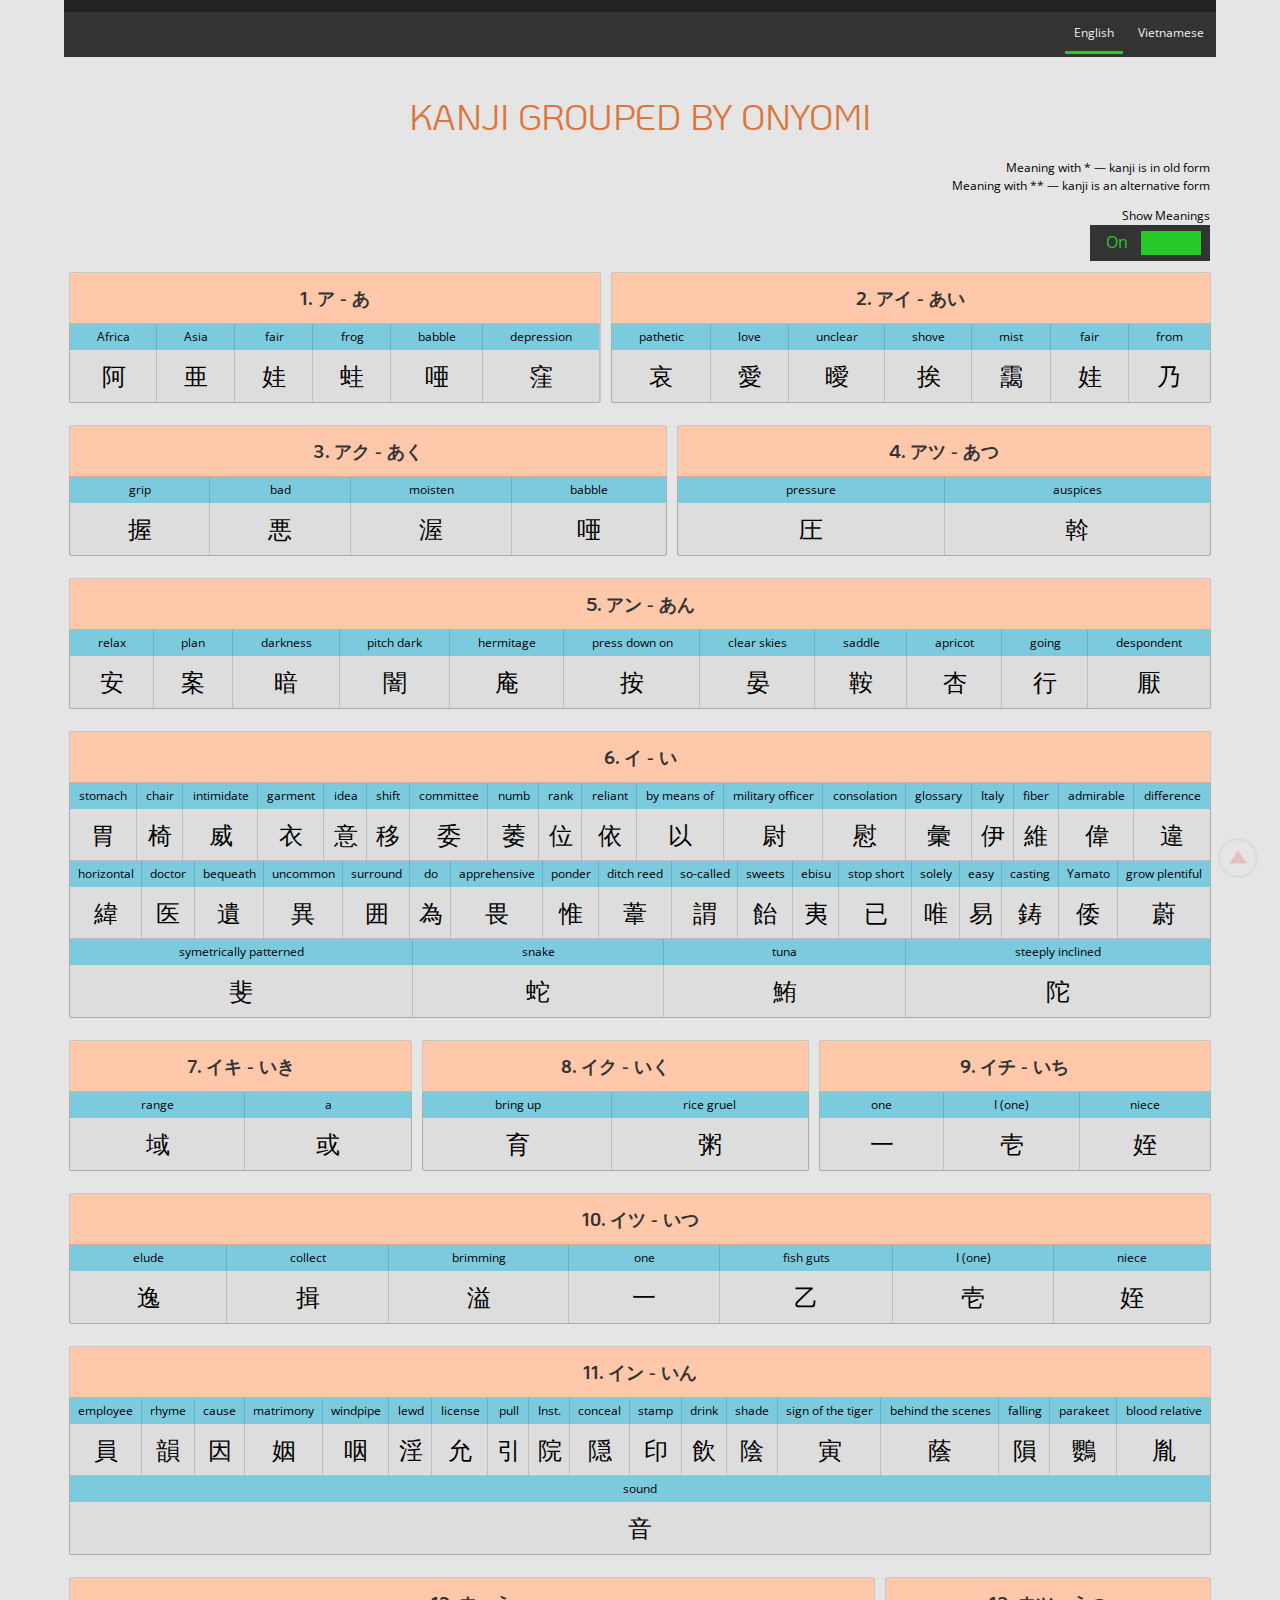
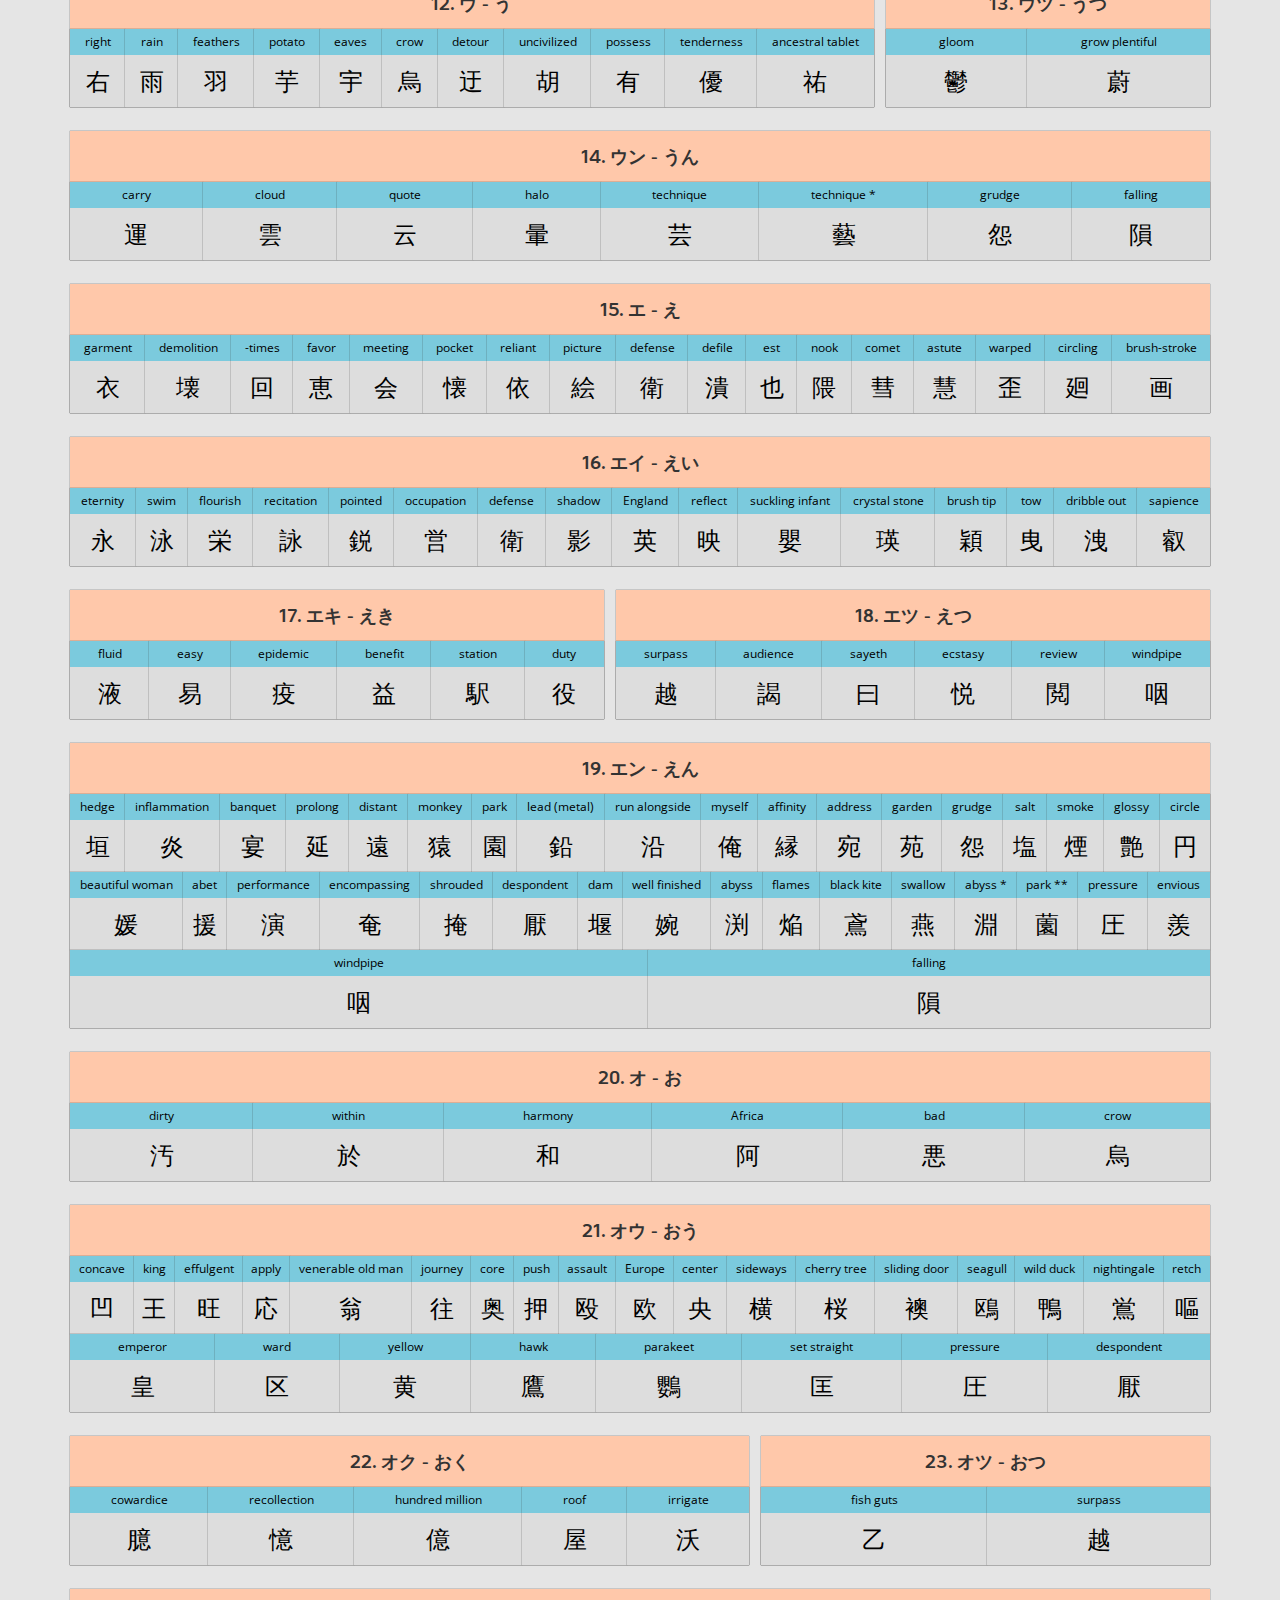
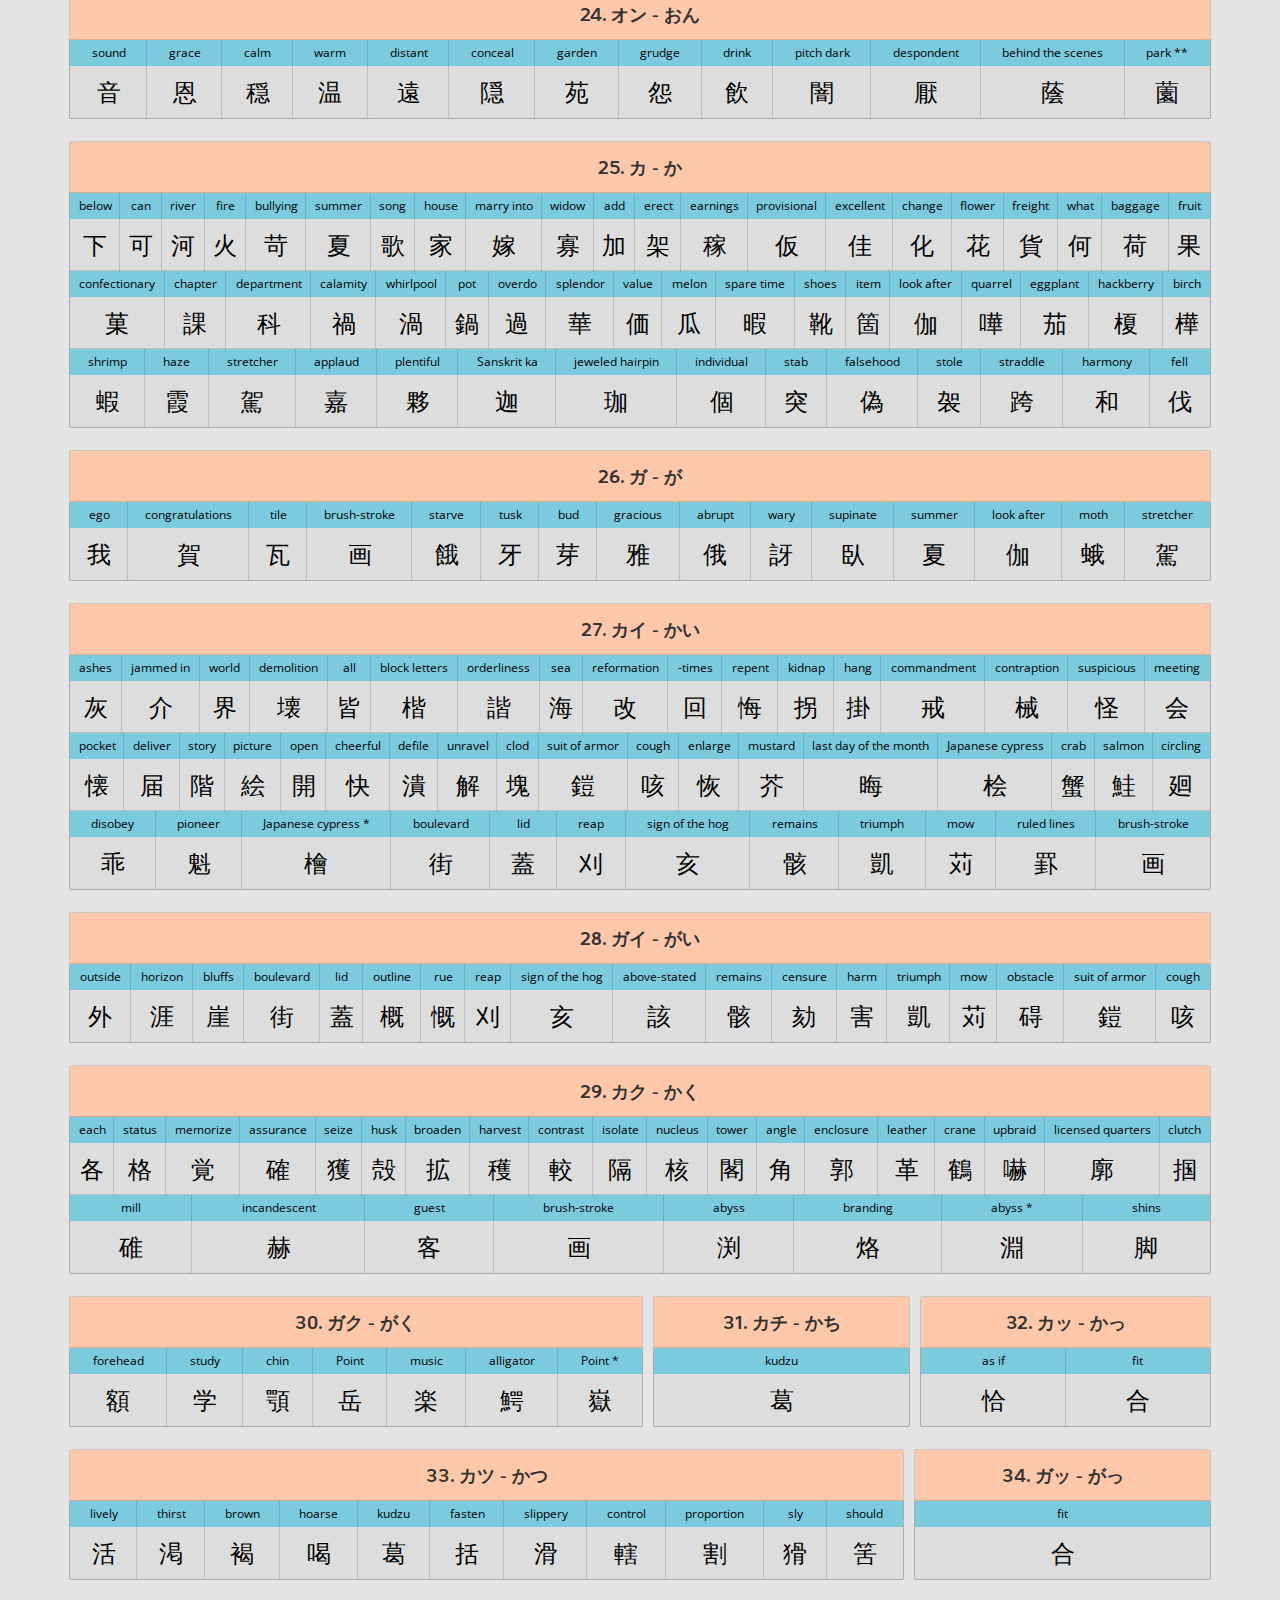
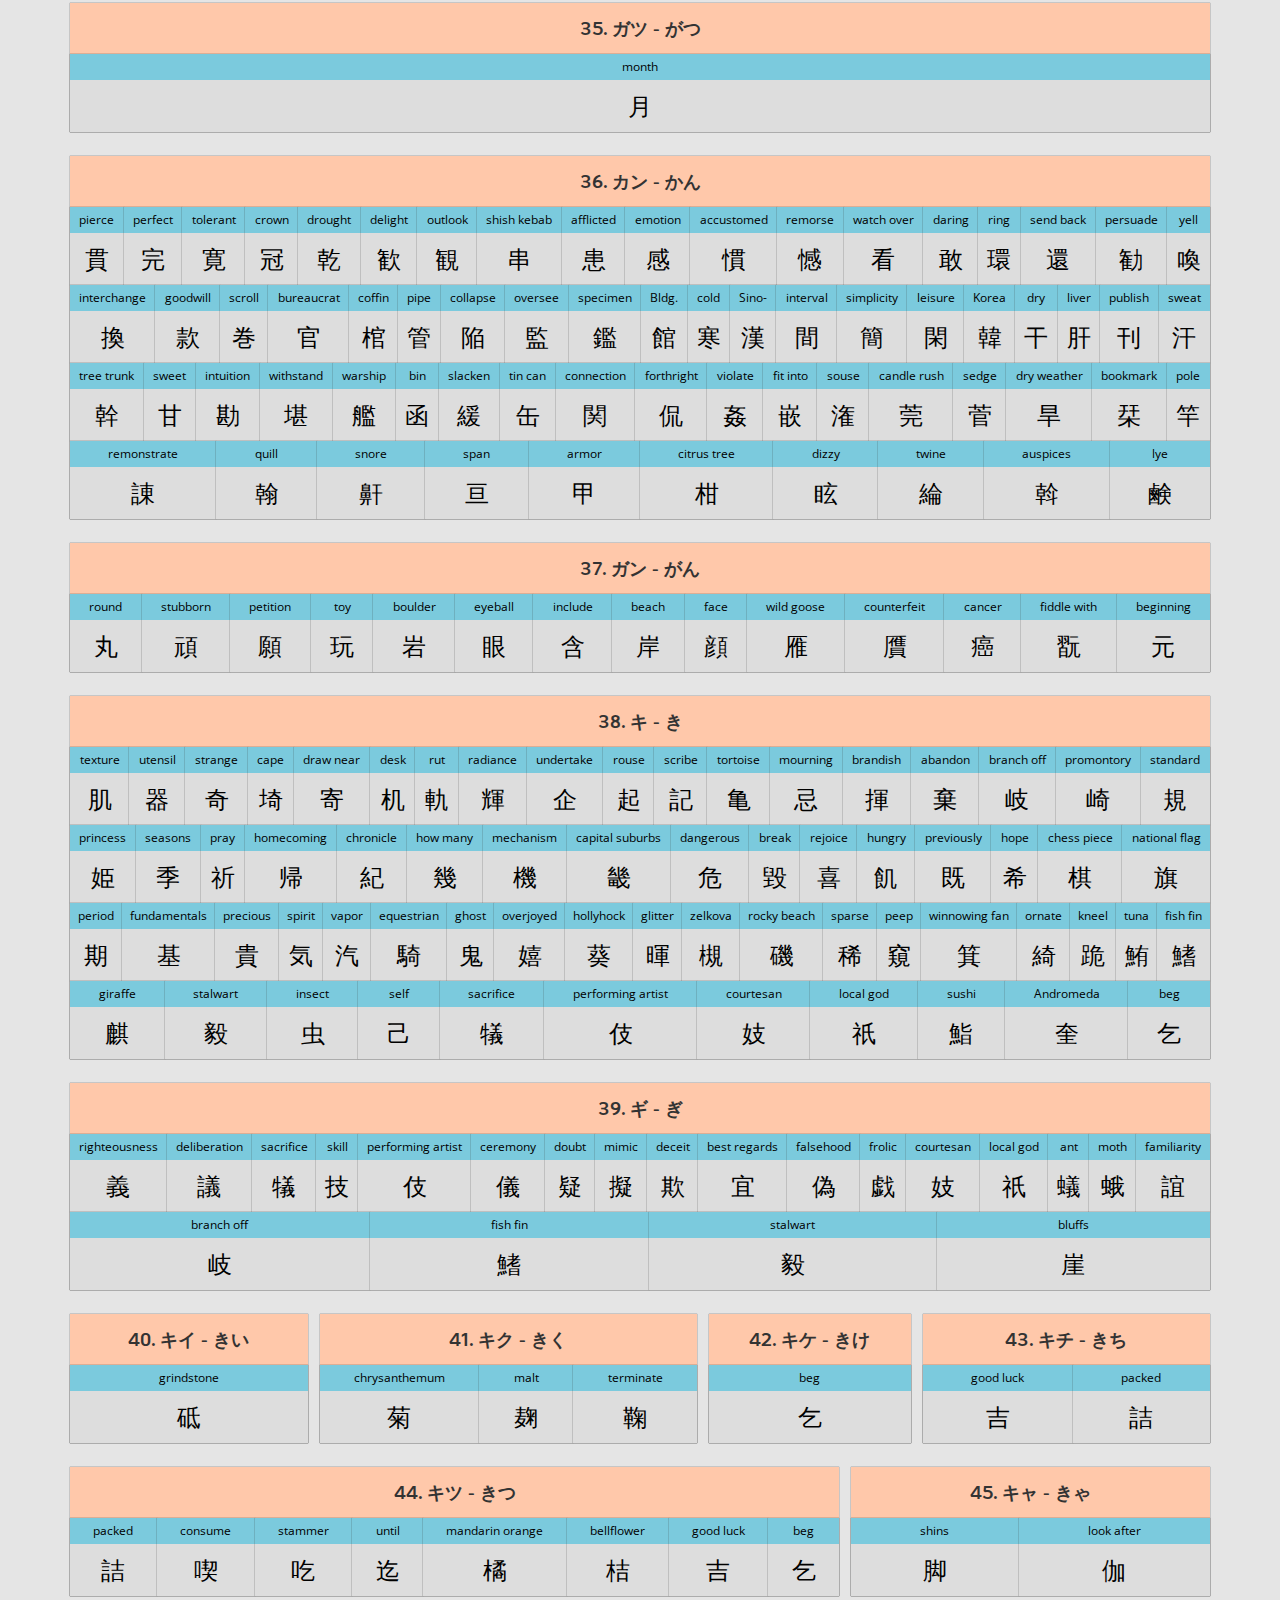
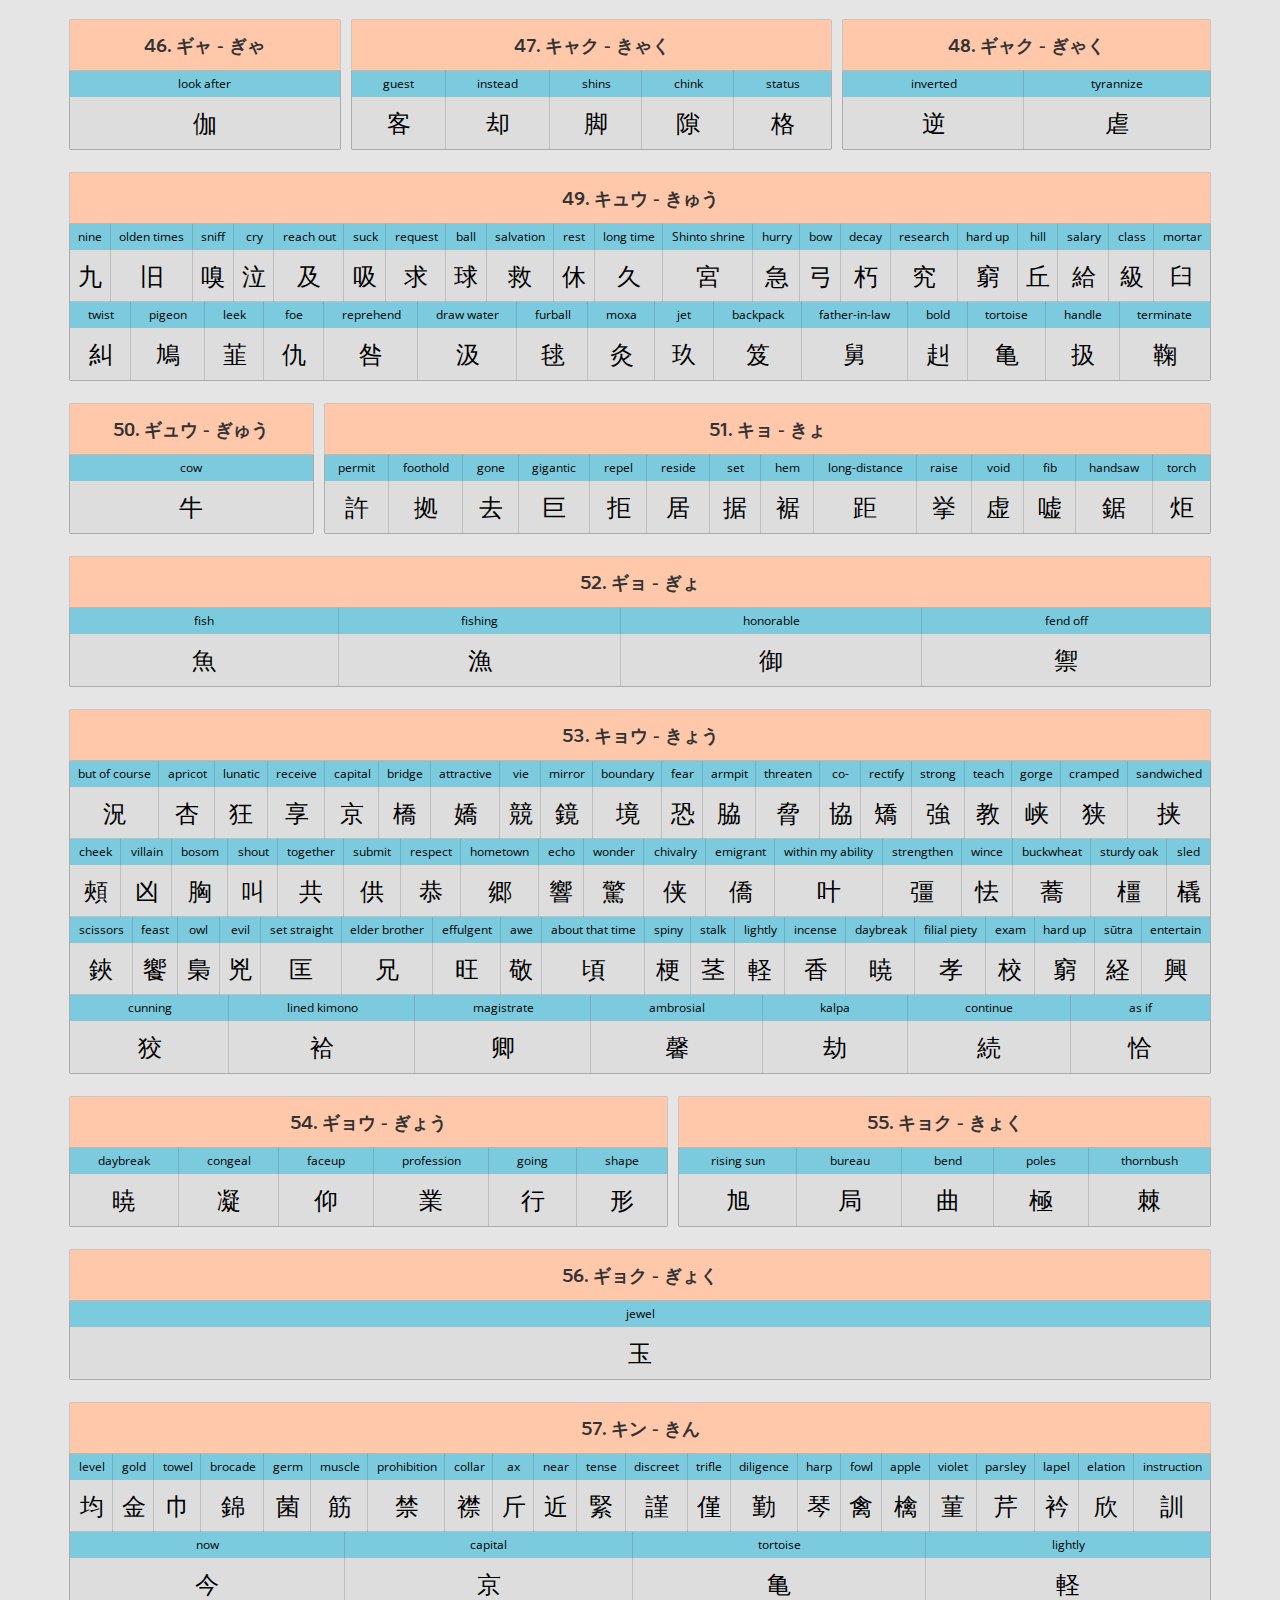
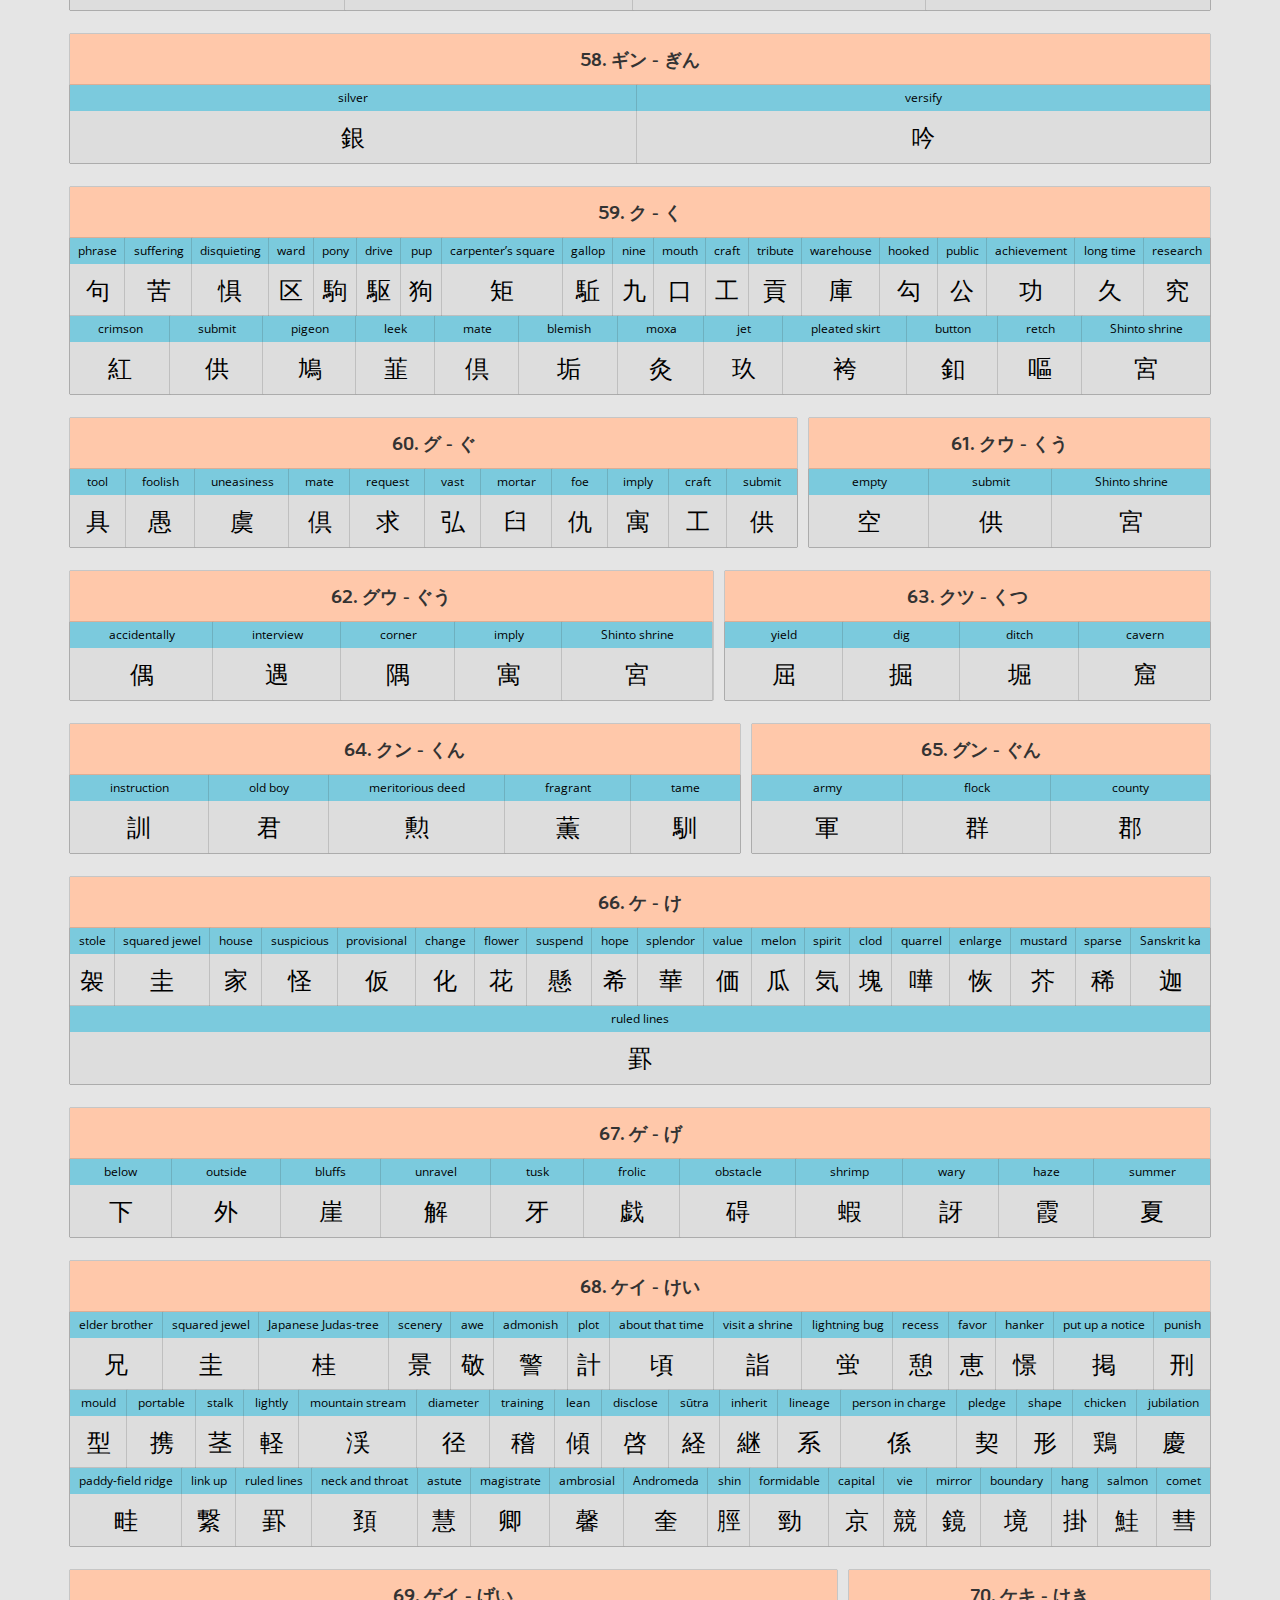
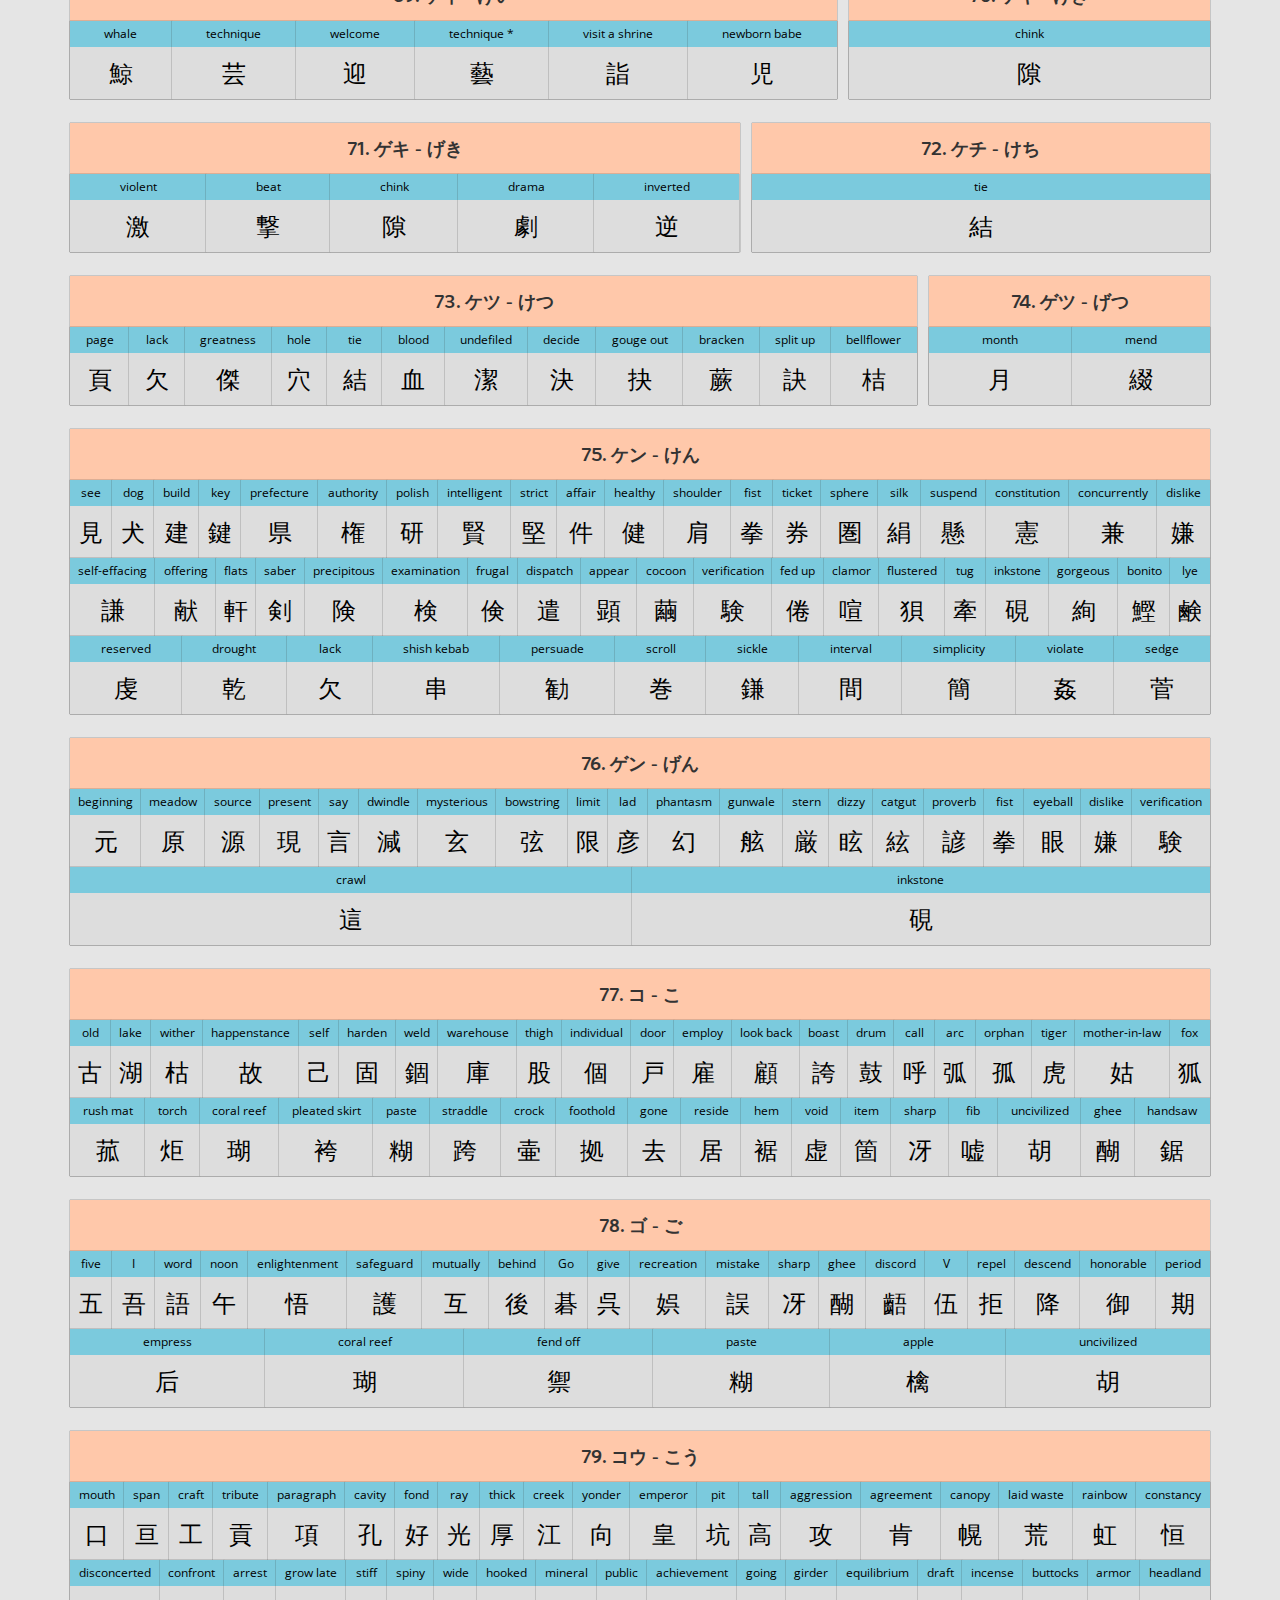
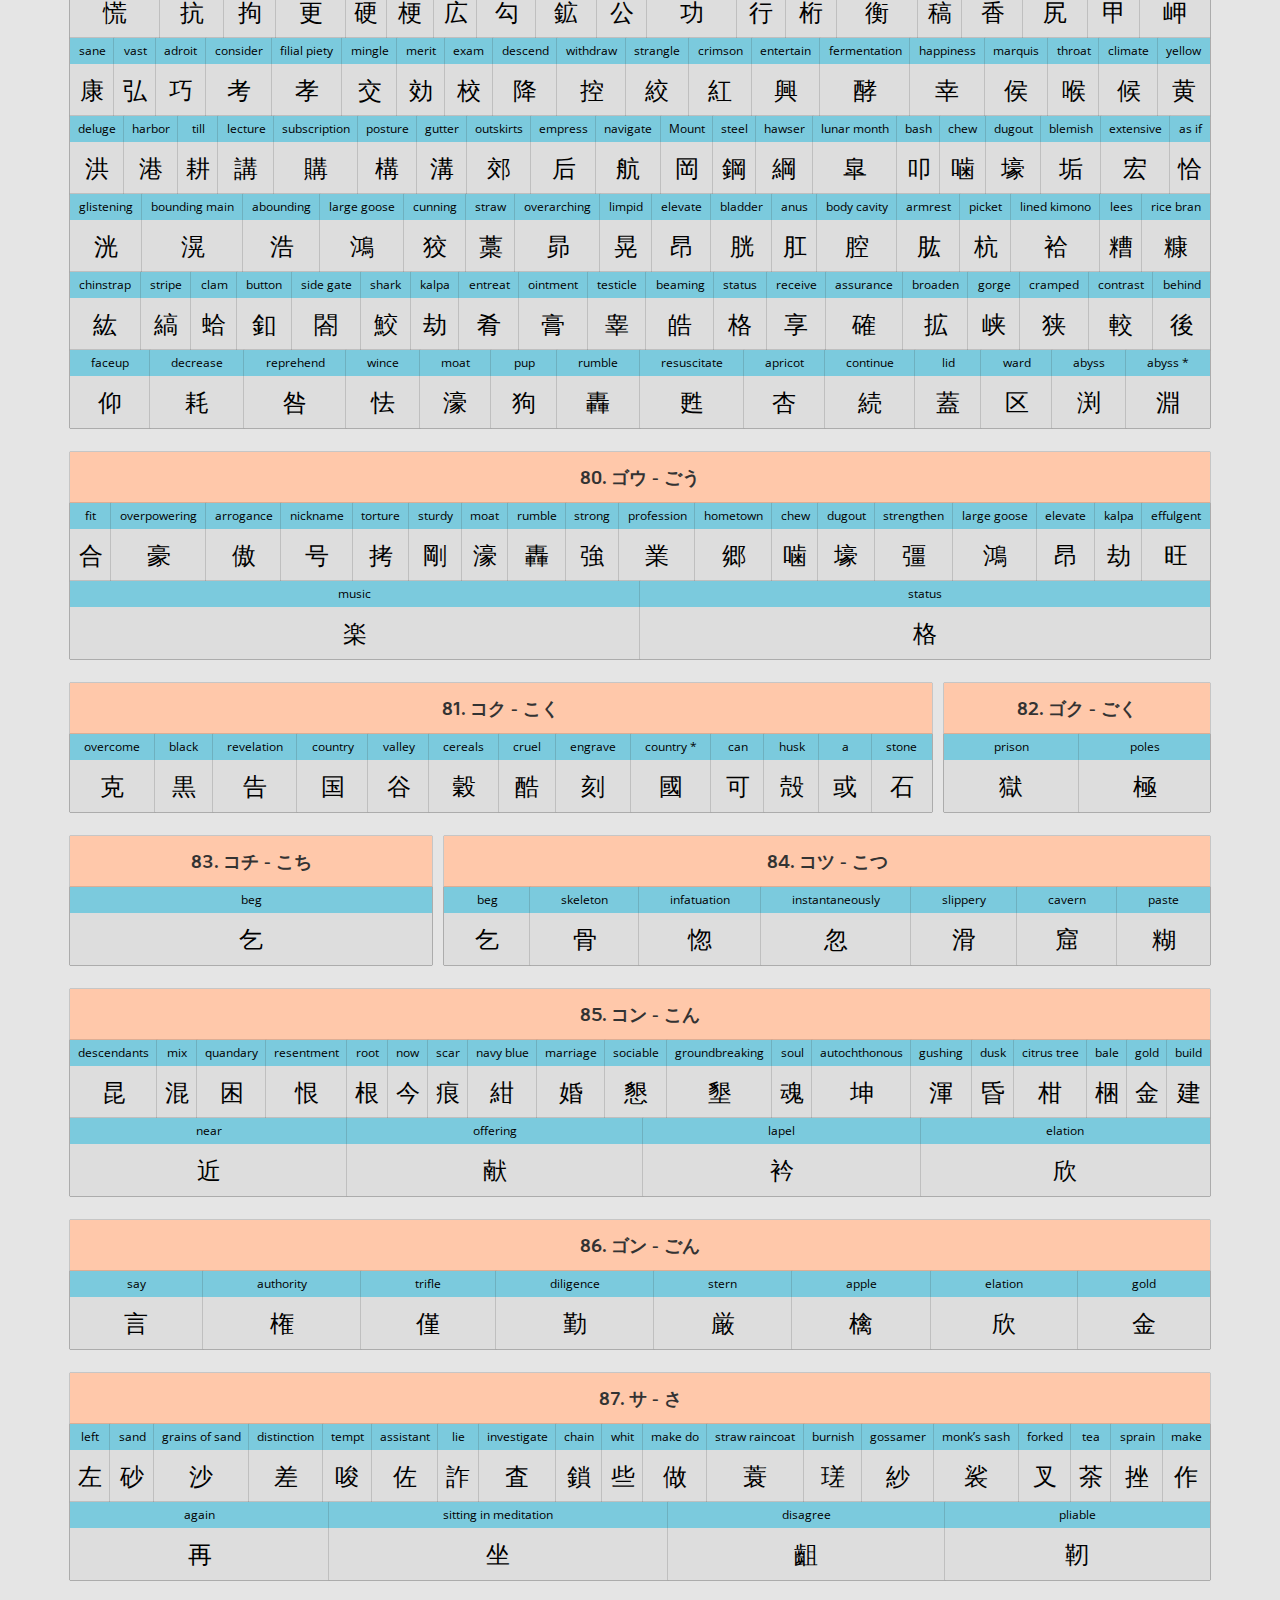
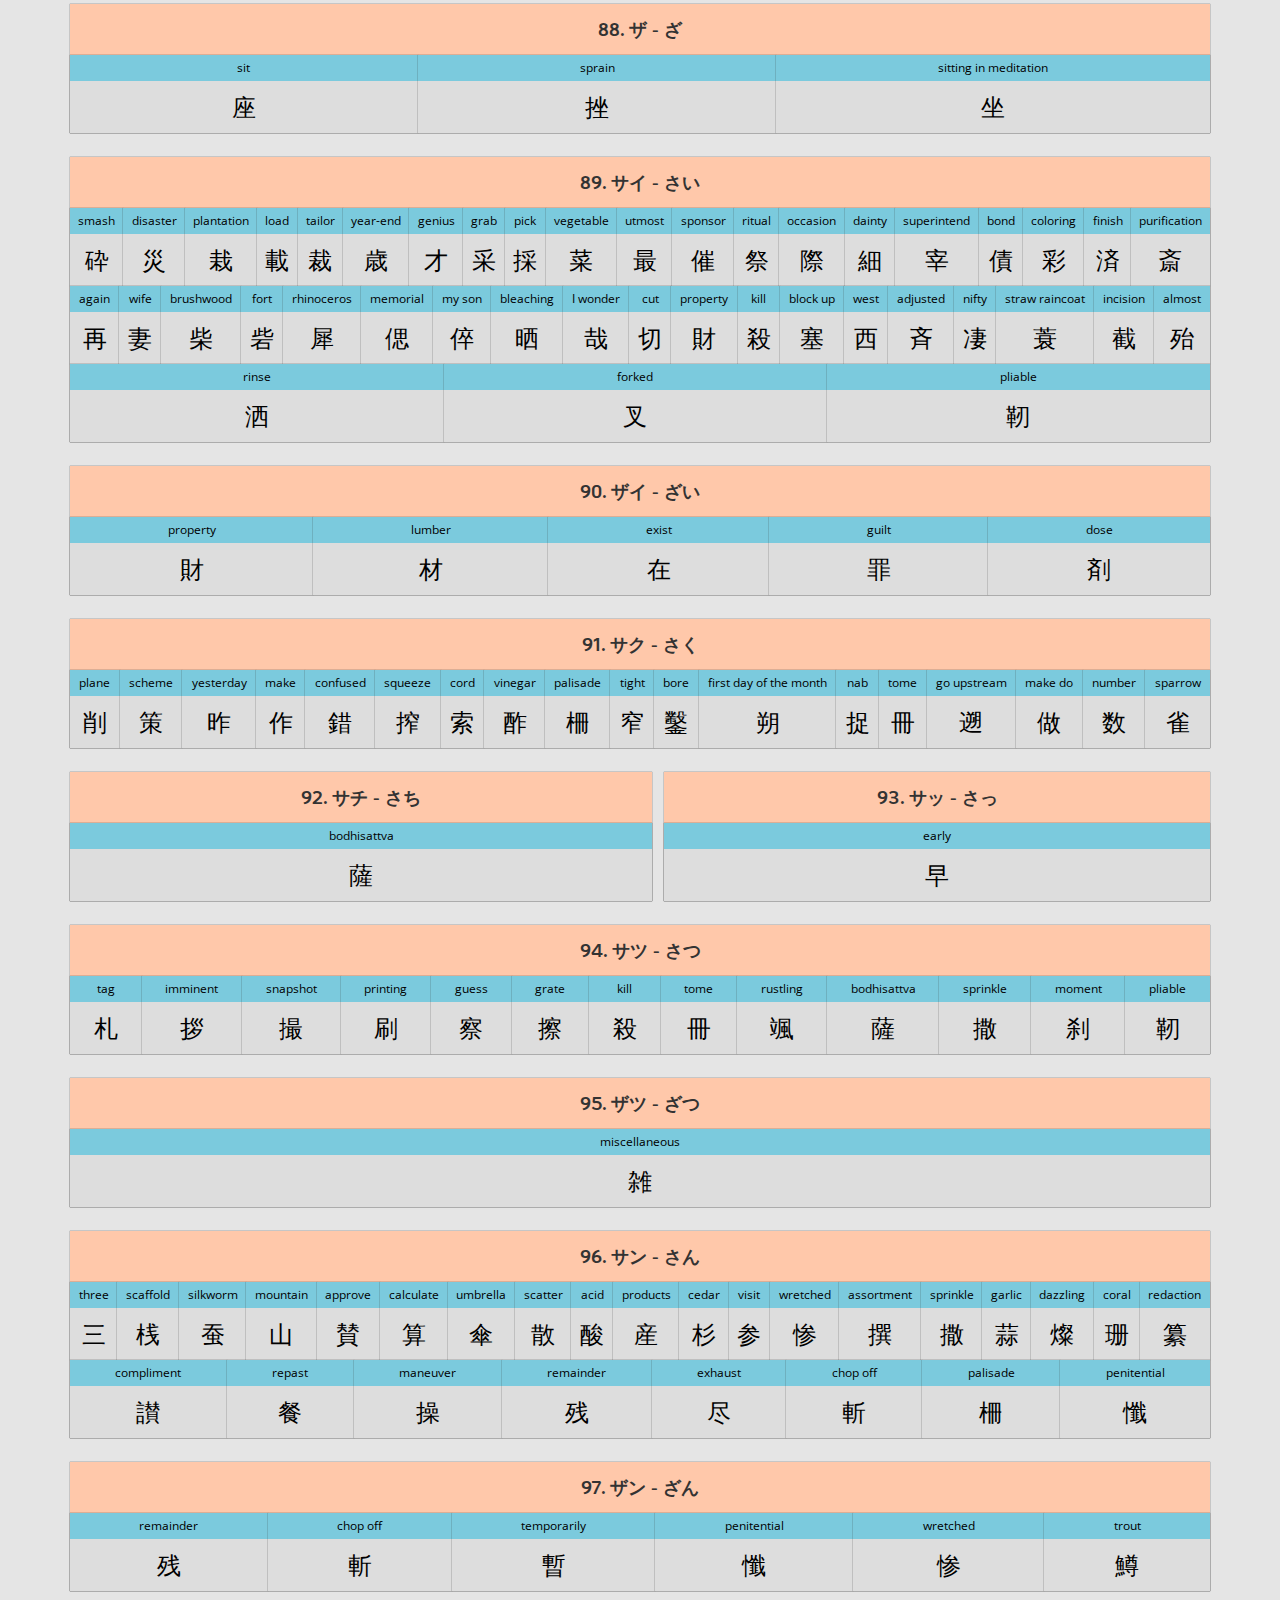
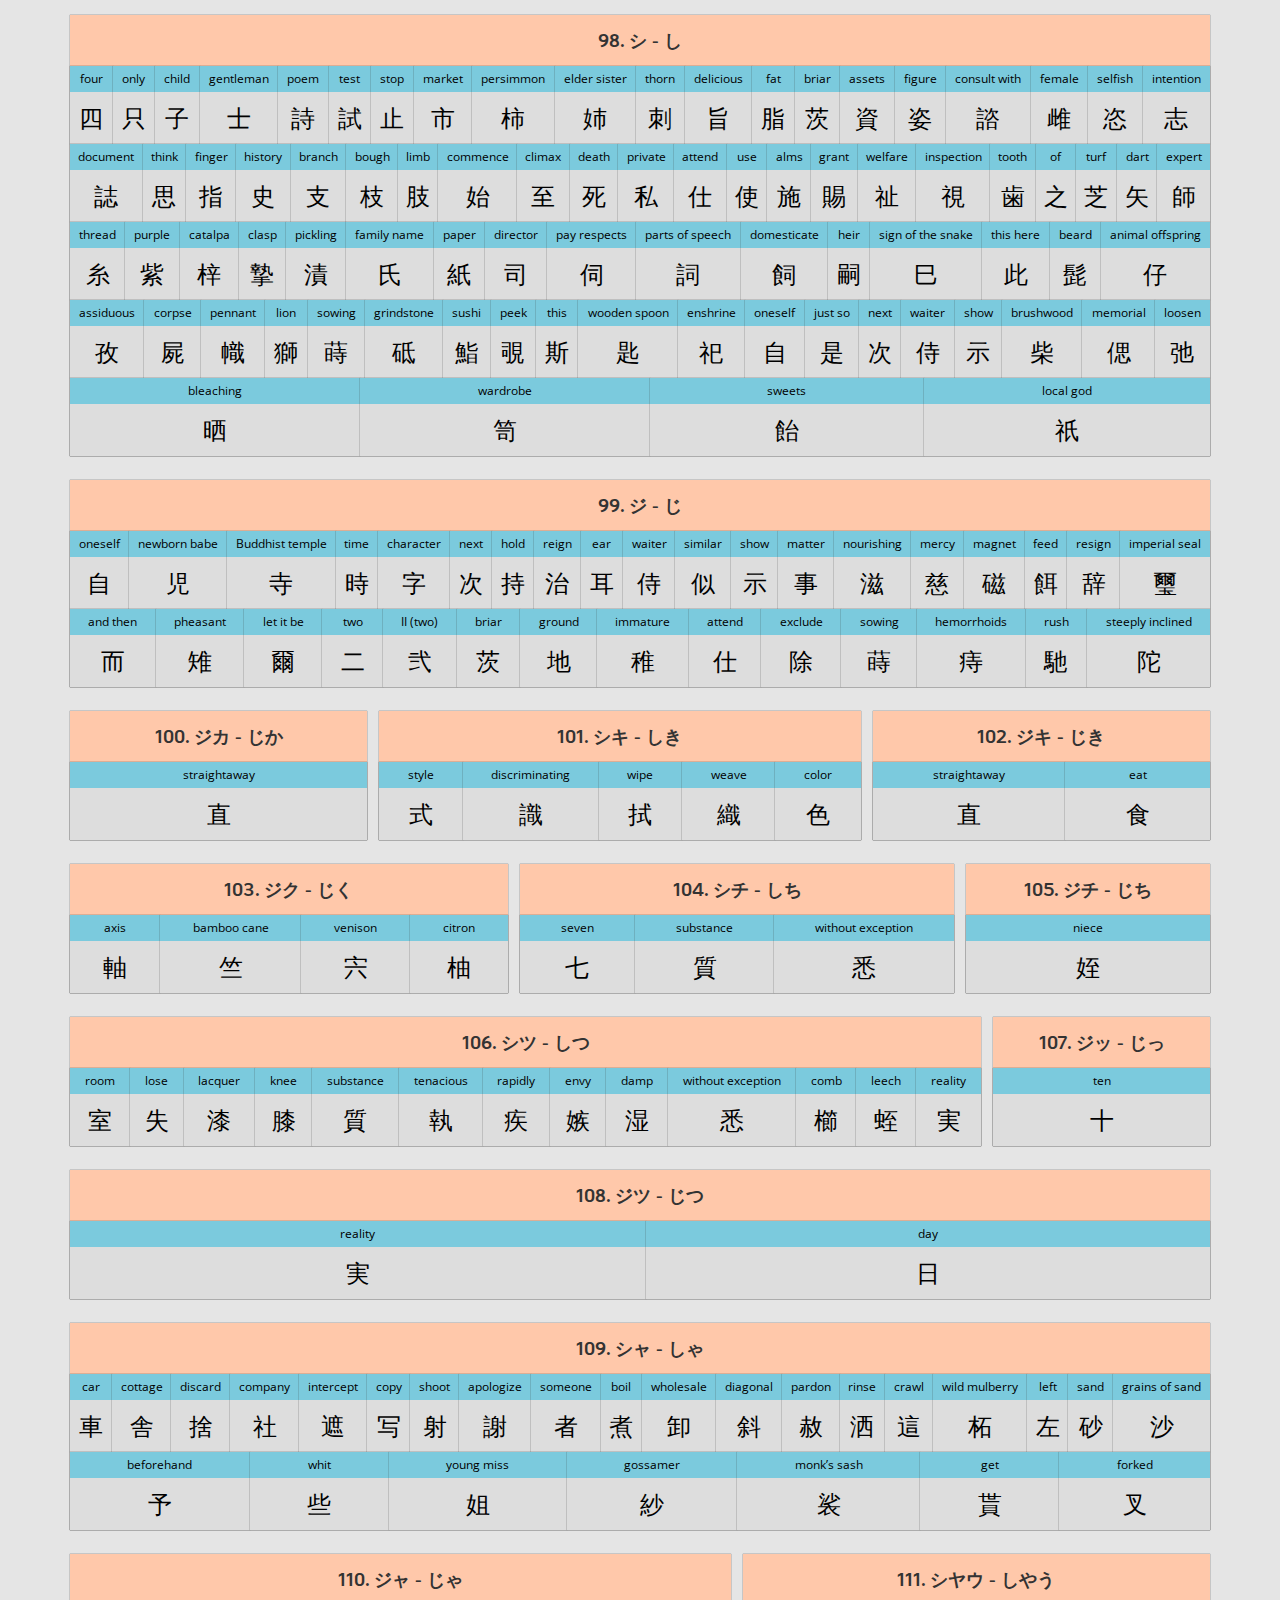
<file: index.html>
<!DOCTYPE html>
<html lang="en">
<head>
  <meta charset="UTF-8">
  <meta name="viewport" content="width=device-width, initial-scale=1.0">
  <meta name="description" content="This website is created by Dat Nguyen, a web designer residing in Portand, Oregon.">
  <meta name="keywords" content="web design, web designer, HTML, CSS">
  <meta name="author" content="Dat Nguyen">
  <meta name="copyright" content="Dat Nguyen">
  <title>Kanji By Onyomi | English</title>
  <link href="https://fonts.googleapis.com/css?family=KoHo|Open+Sans" rel="stylesheet">
  <script src="script/jquery-3.3.1.min.js"></script>  
  <link rel="stylesheet" href="style/reset.css">
  <link rel="stylesheet" href="style/generic.css">
  <link rel="stylesheet" href="style/main.css">  
  <script src="script/data.js"></script>
</head>
<body id="top">
  <header>
    <nav>
      <ul>
        <li><a href="index.html" class="active">English</a></li>
        <li><a href="index-viet.html">Vietnamese</a></li>
      </ul>
    </nav>
  </header>
  <main>
    <h1>KANJI GROUPED BY ONYOMI</h1>
    <section>
      <p>Meaning with * &mdash; kanji is in old form</p>
      <p>Meaning with ** &mdash; kanji is an alternative form</p>
    </section>
    <section>
      <p>Show Meanings</p>
      <div class="checkboxThree">
        <input type="checkbox" value="1" id="checkboxThreeInput" name="" checked/>
        <label for="checkboxThreeInput"></label>
      </div>
      
    </section>
  </main>
  
  <section id="all-card">
    <!--
    <section class="reading-1">
      <h2>ア - あ</h2>
      <div class="card">
        <div class="meaning">A</div>
        <div class="kanji">阿</div>
      </div>
      <div class="card">
        <div class="meaning">Á</div>
        <div class="kanji">亜</div>
      </div>
    </section>
  -->  
  </section>

  <footer>
    <section>
      <ul>
        <li><a href="https://github.com/ngdatkh/Kanji-Onyomi-Readings" target="_blank">Source Code On Github</a></li>
      </ul>
    </section>
    <section id="copy-right">
      <smaller>
          &copy; 2018 Dat Nguyen
      </smaller>
    </section>
  </footer>
  
  <section id="go-up">
    <p><a href="#top"></a></p>
  </section>
  <script src="script/control-eng.js"></script>
</body>
</html>
</file>
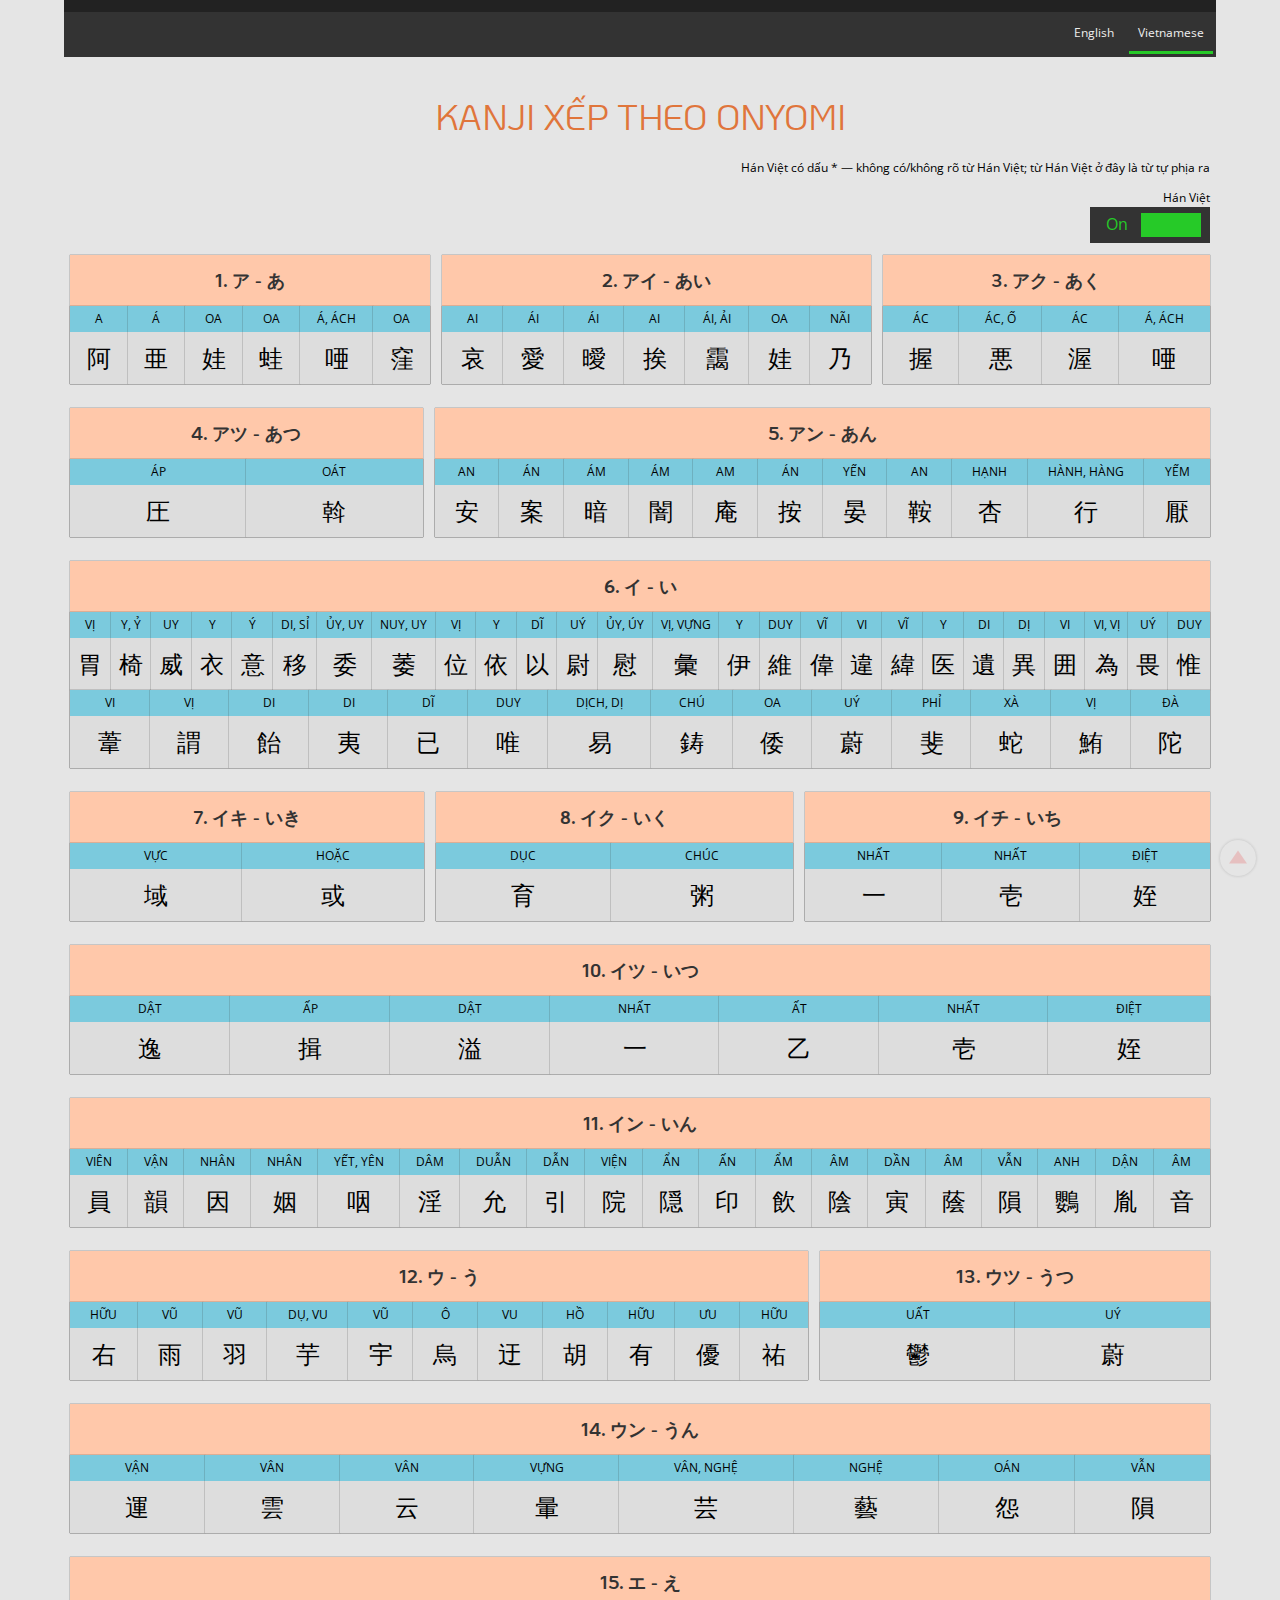
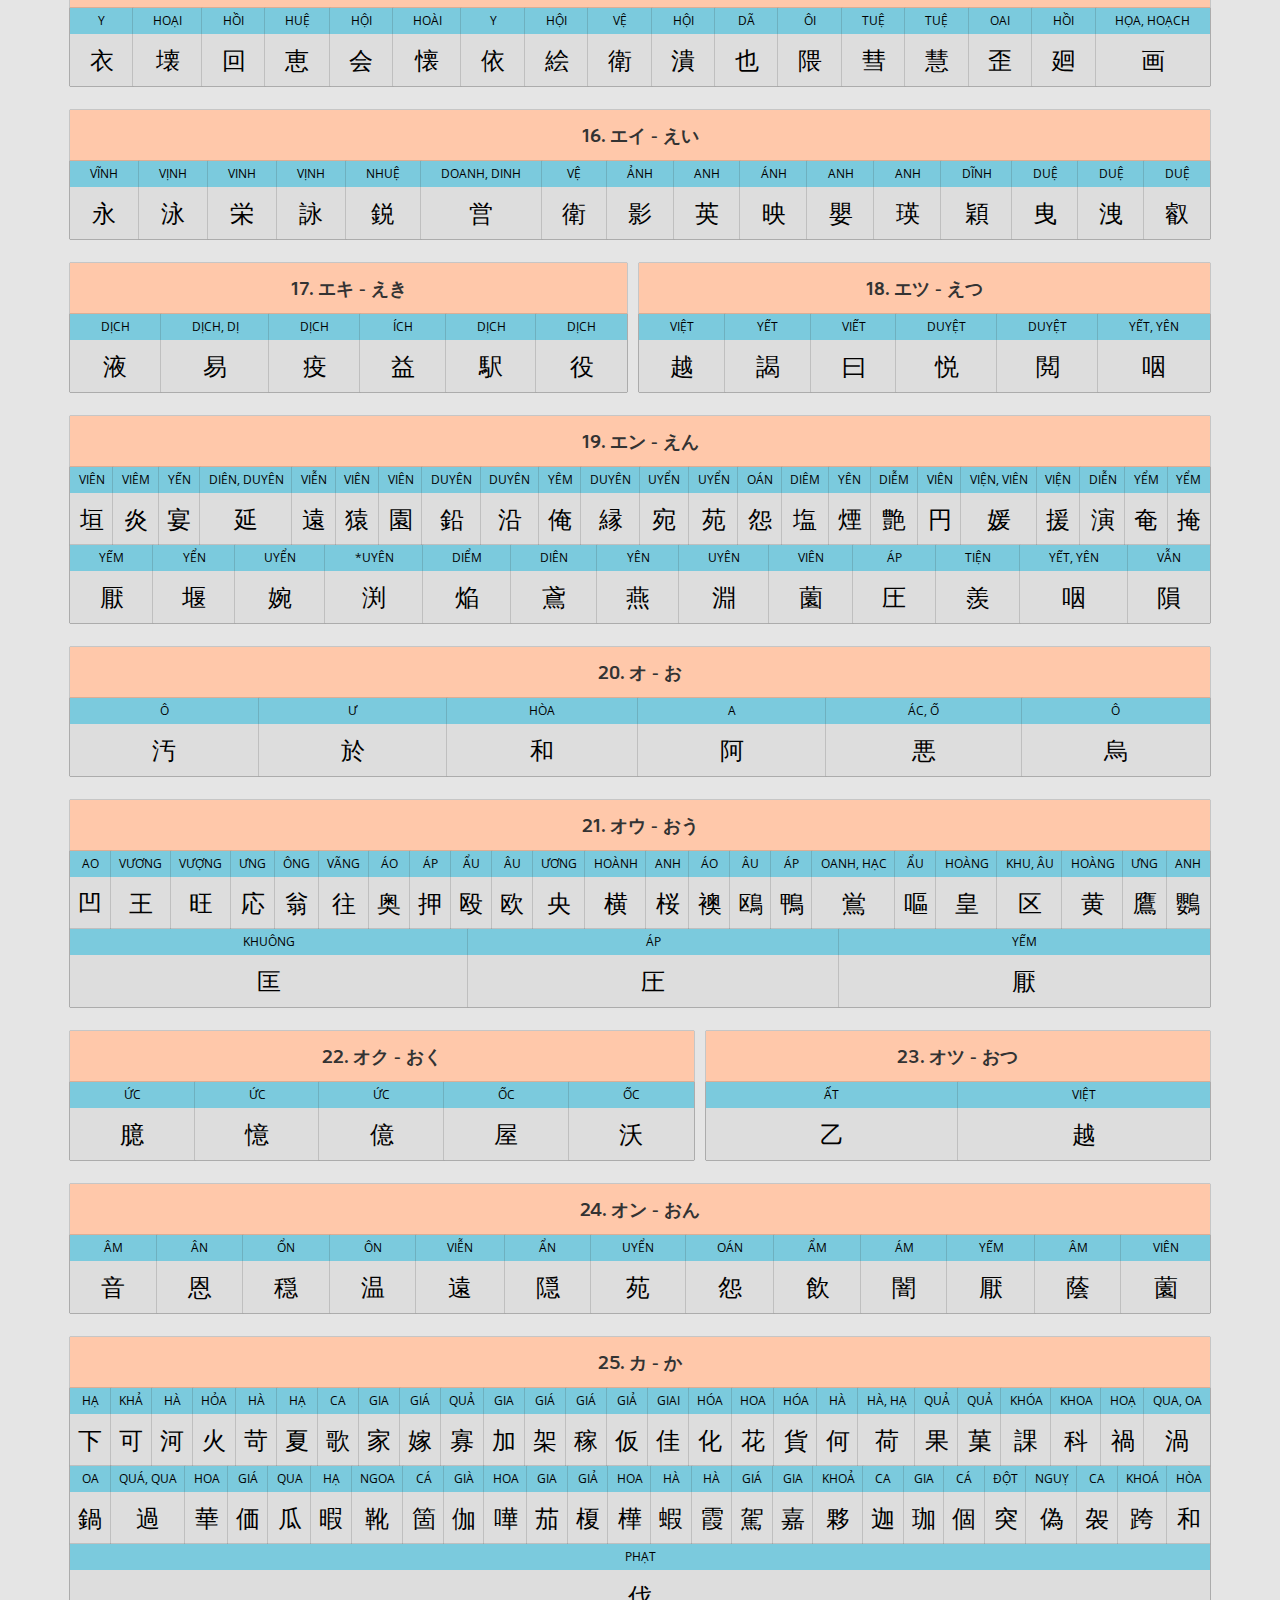
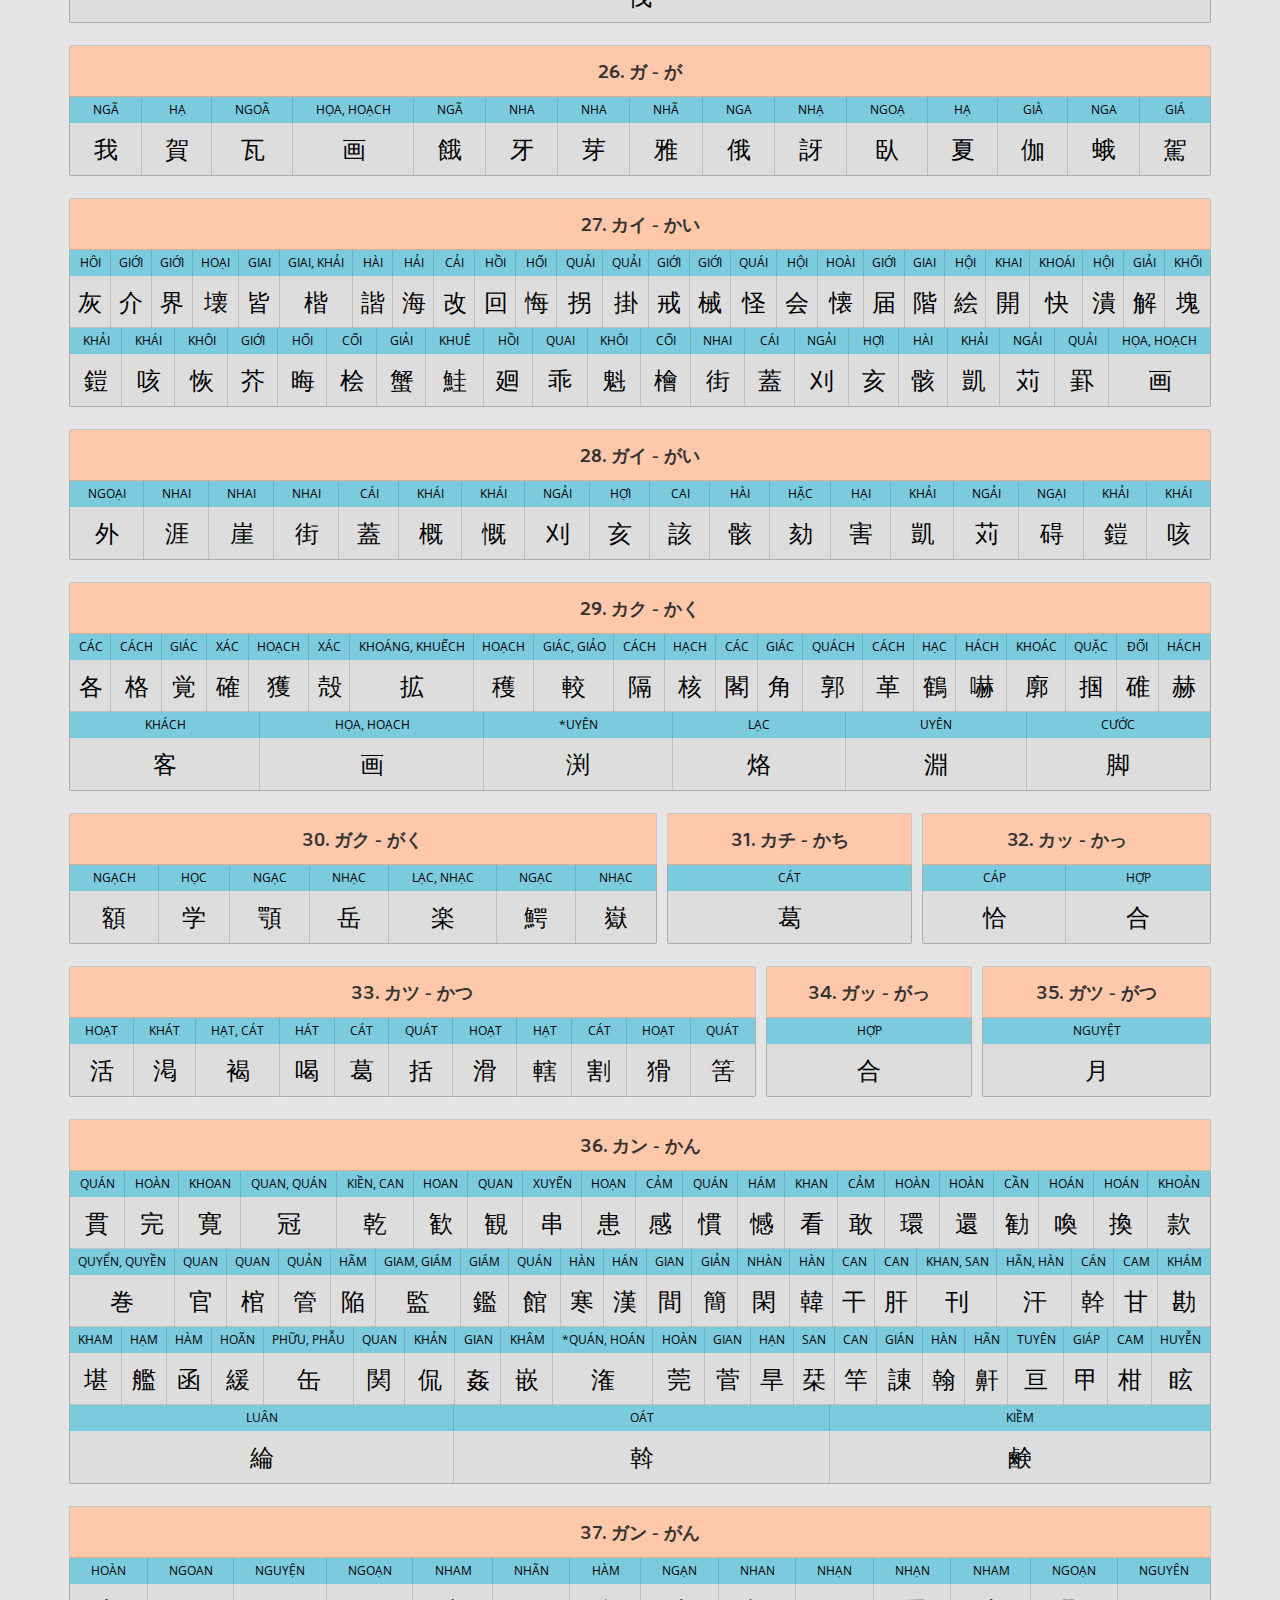
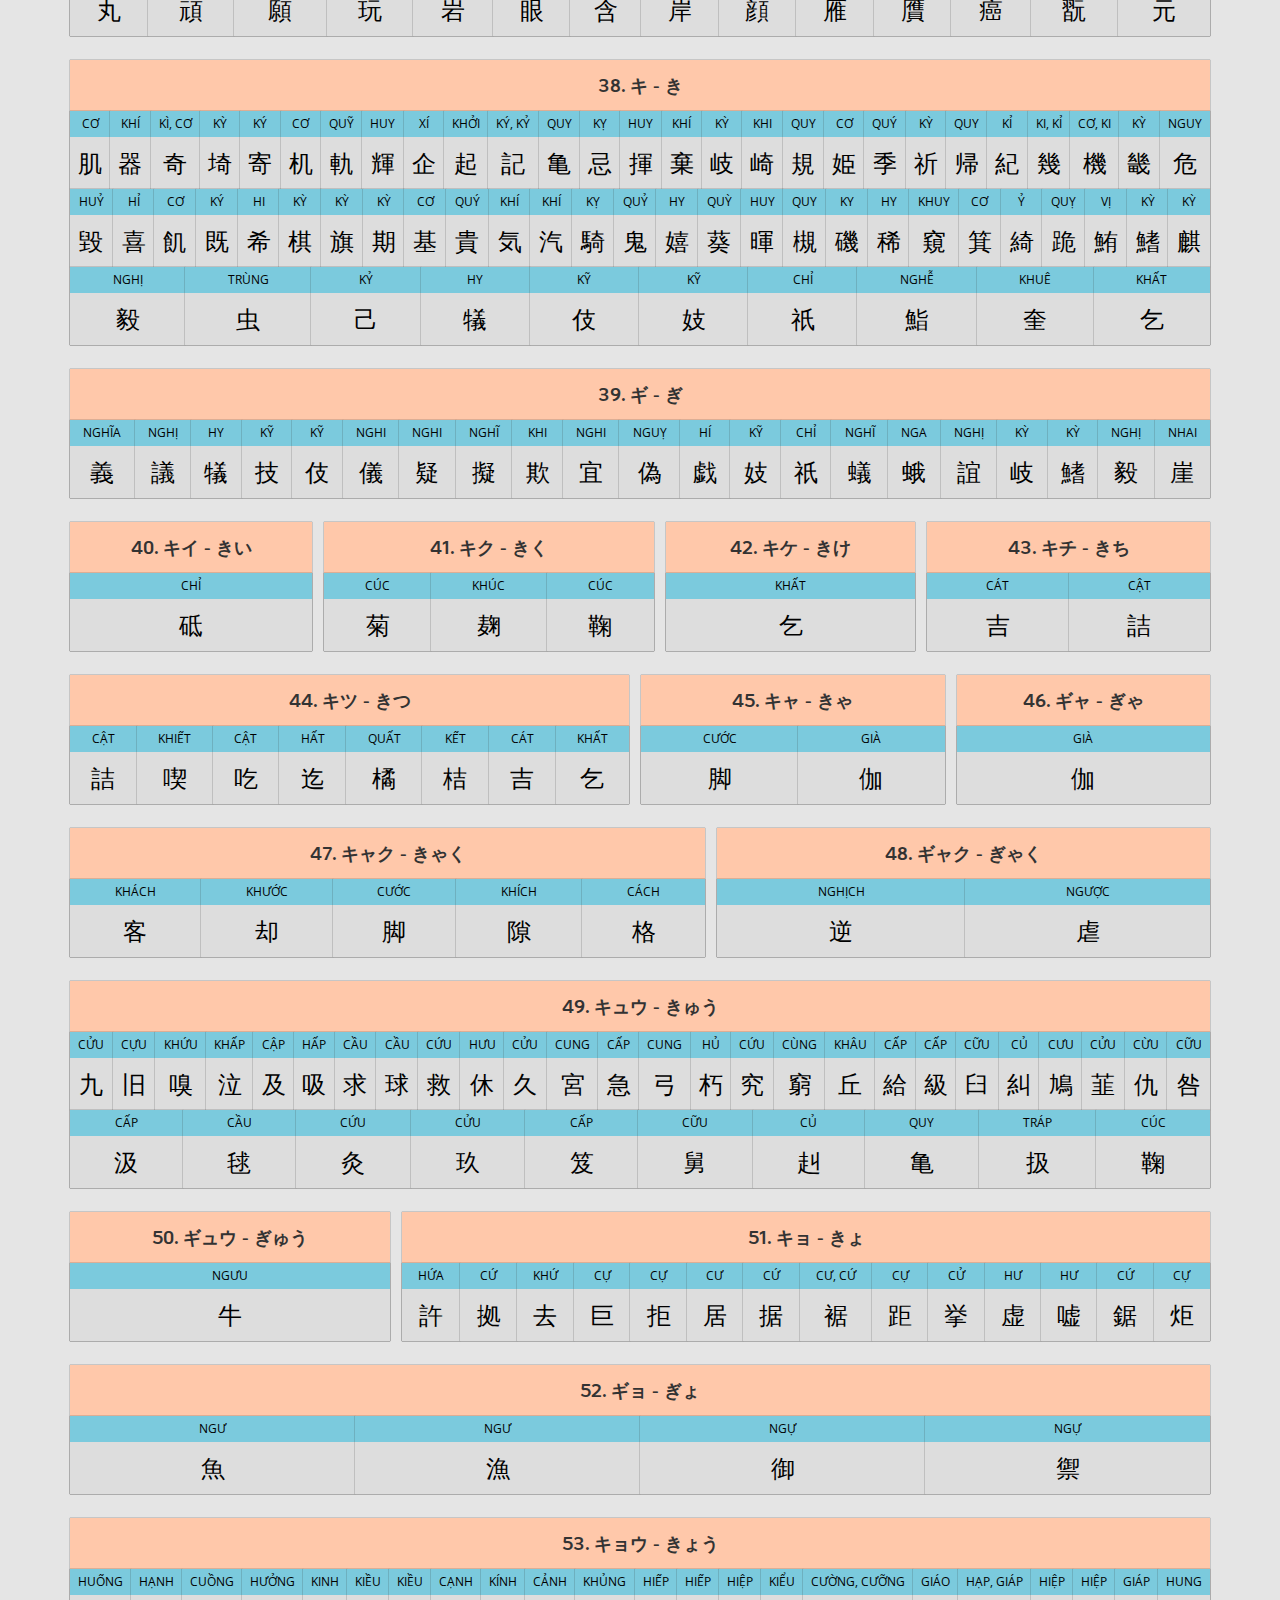
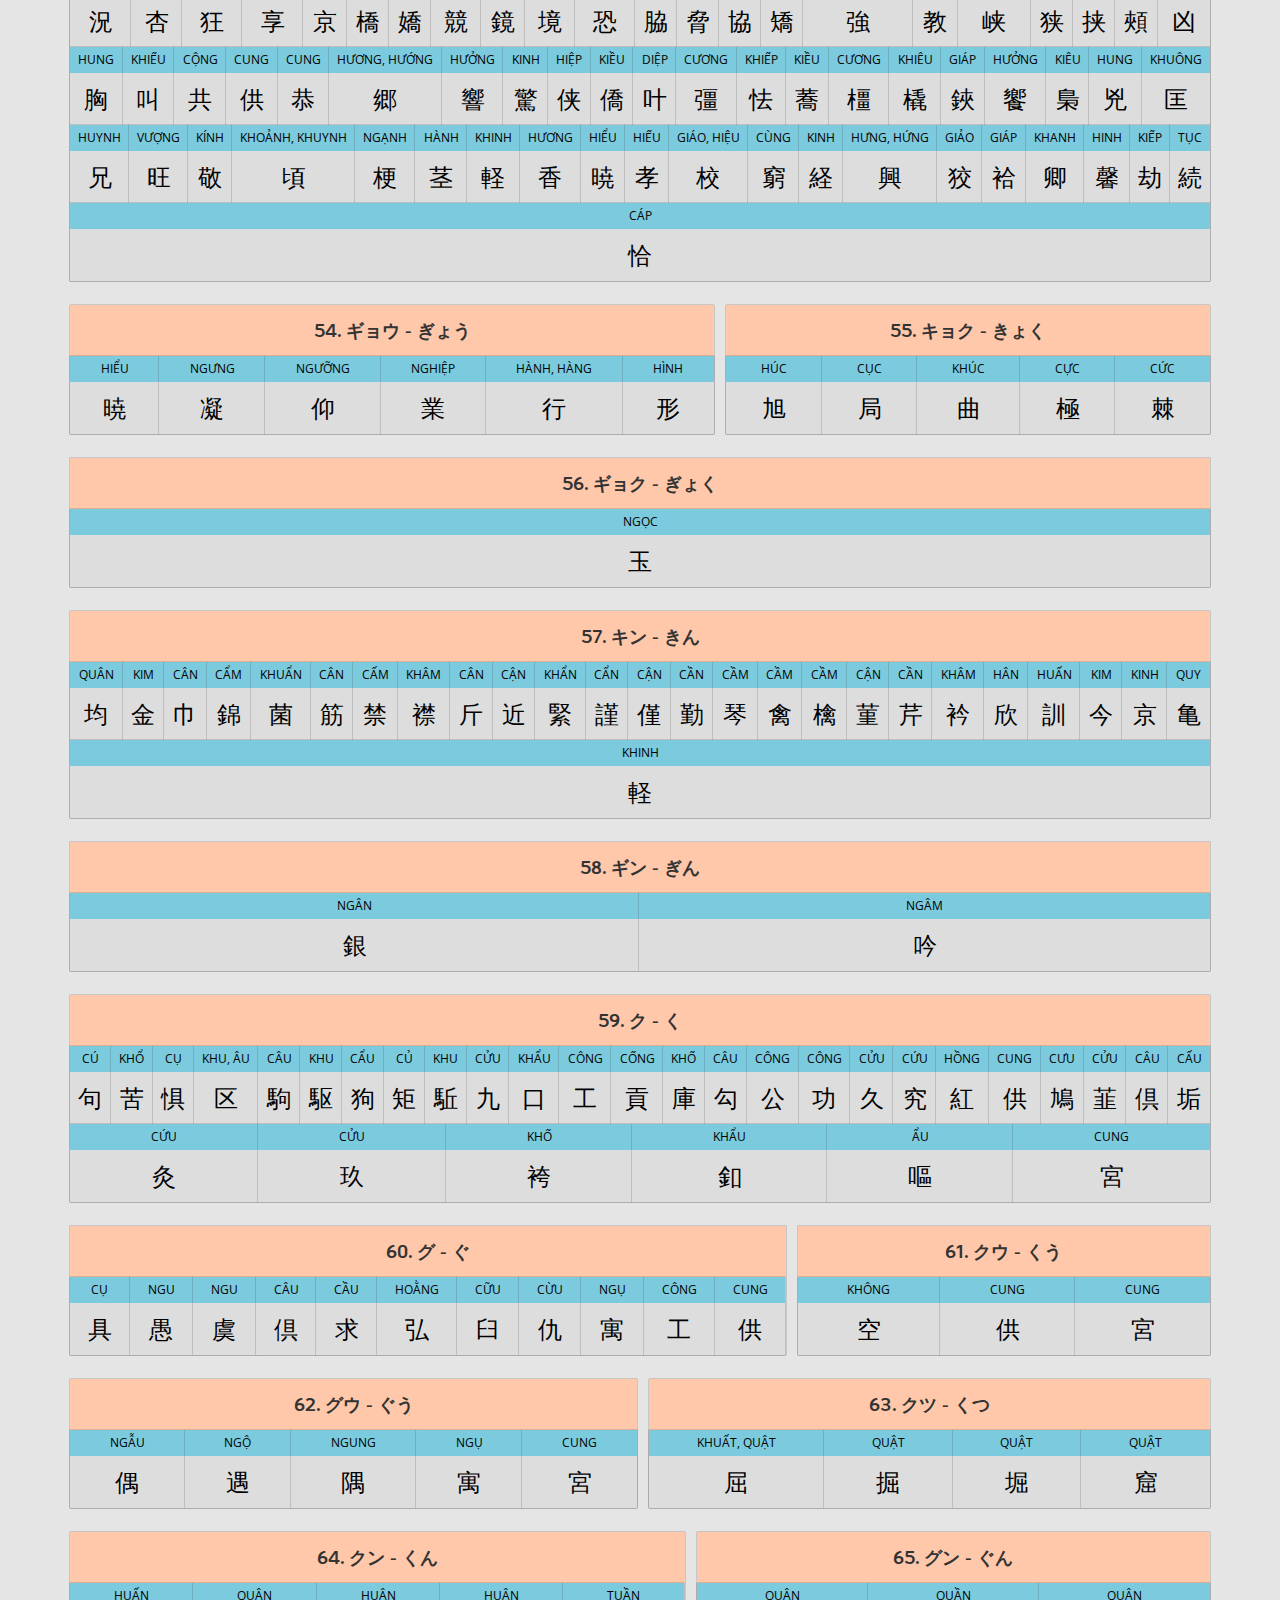
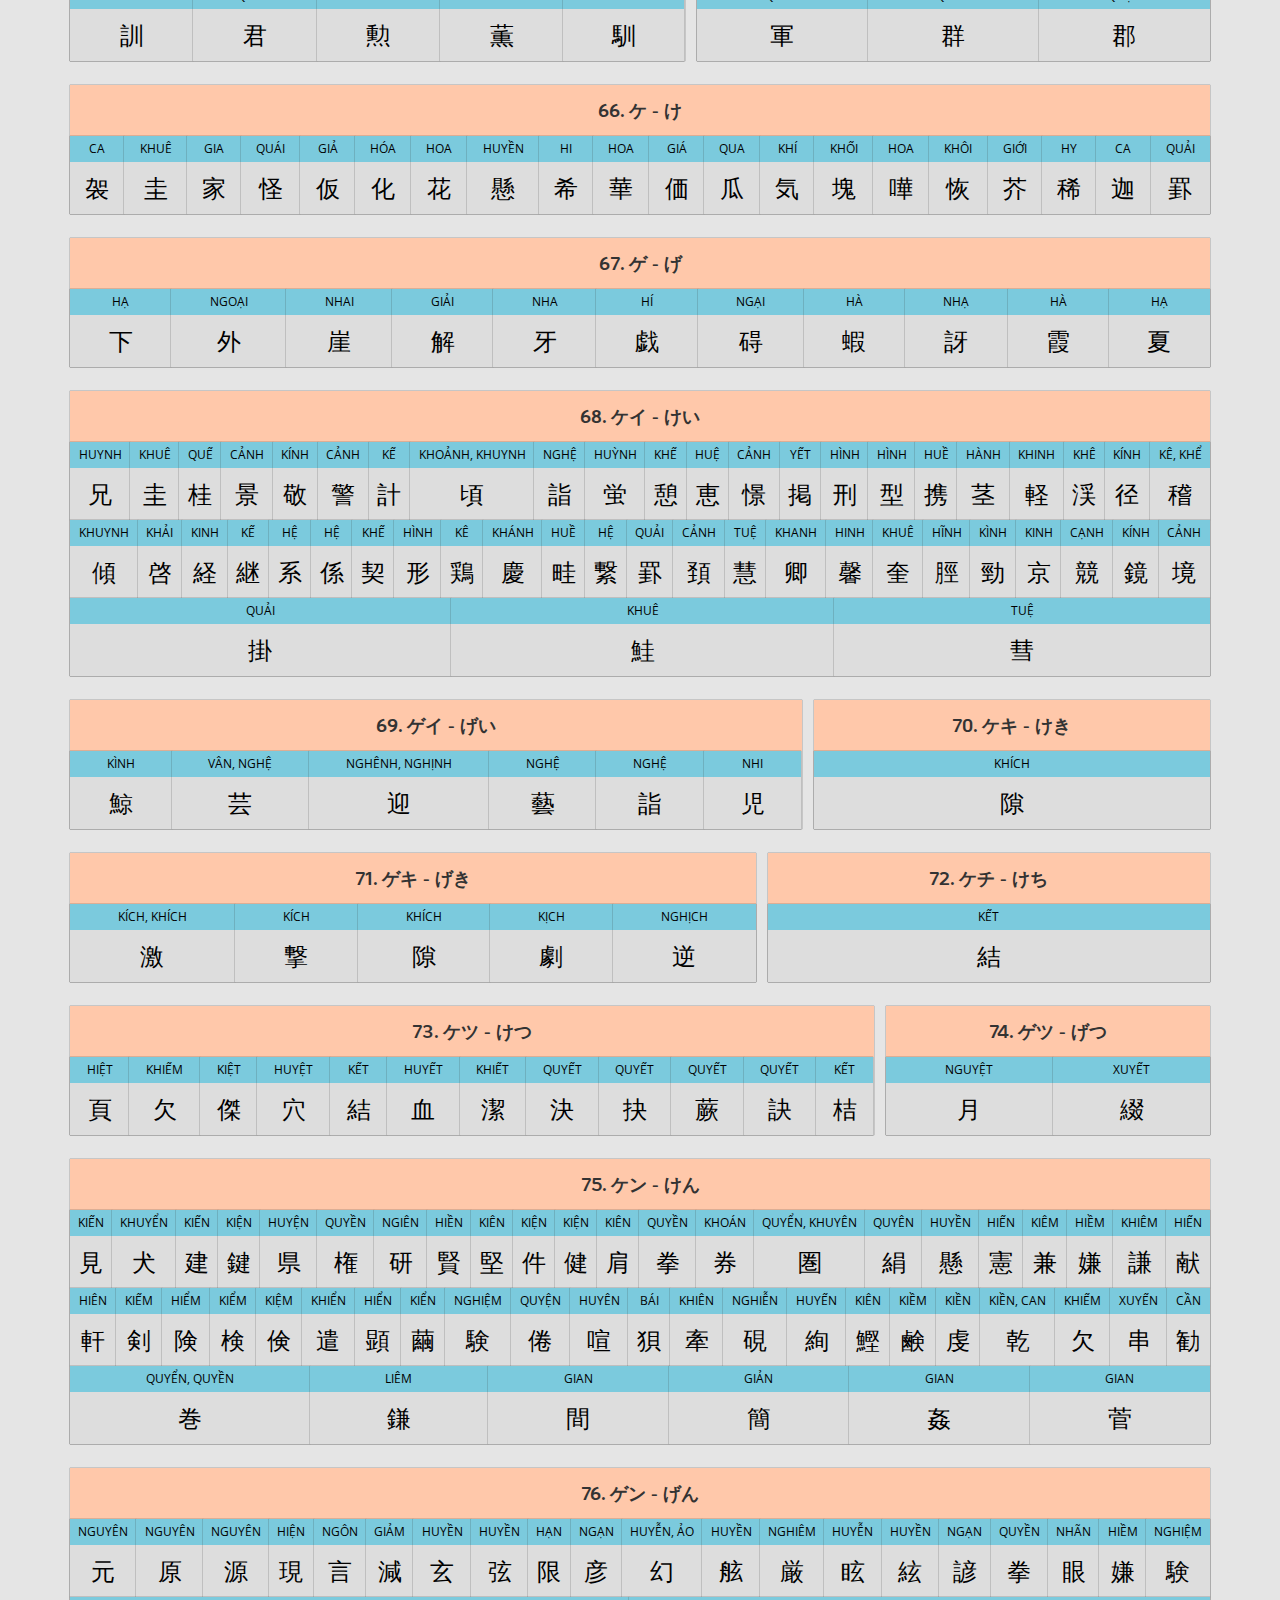
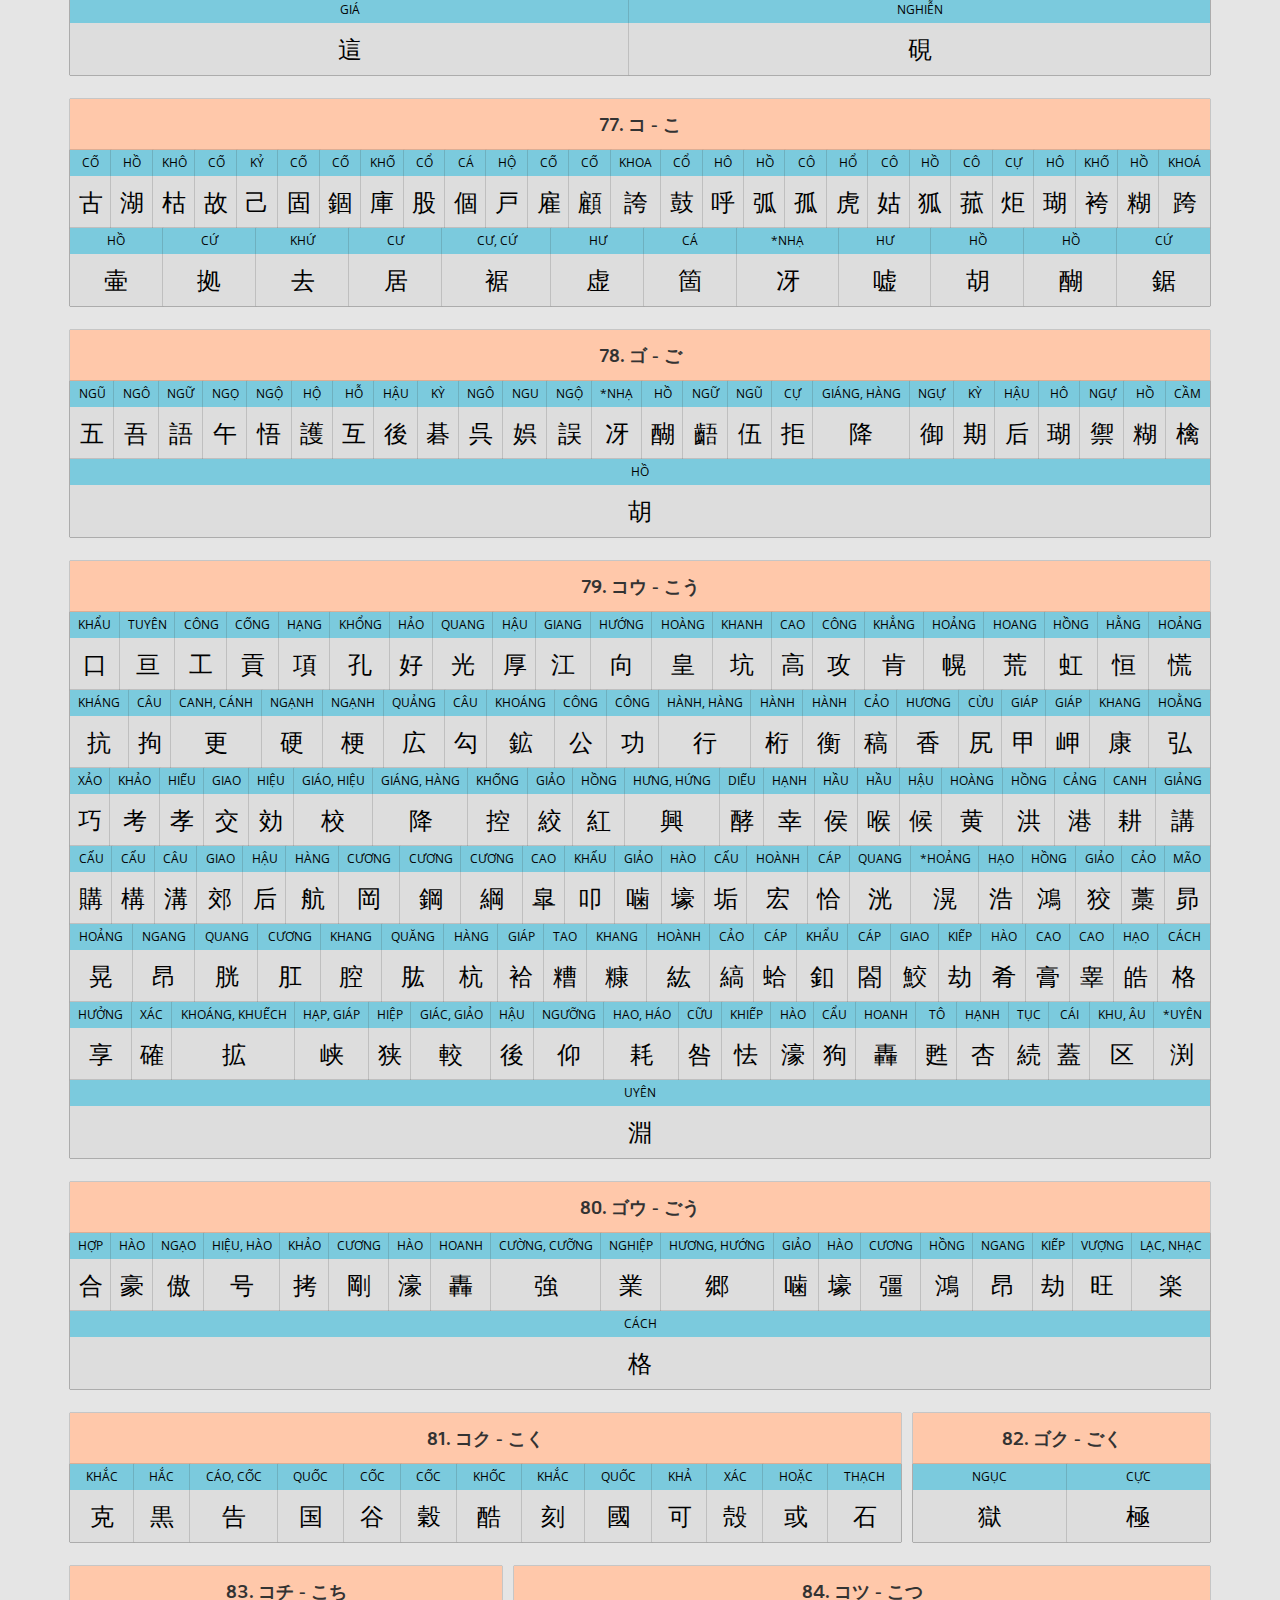
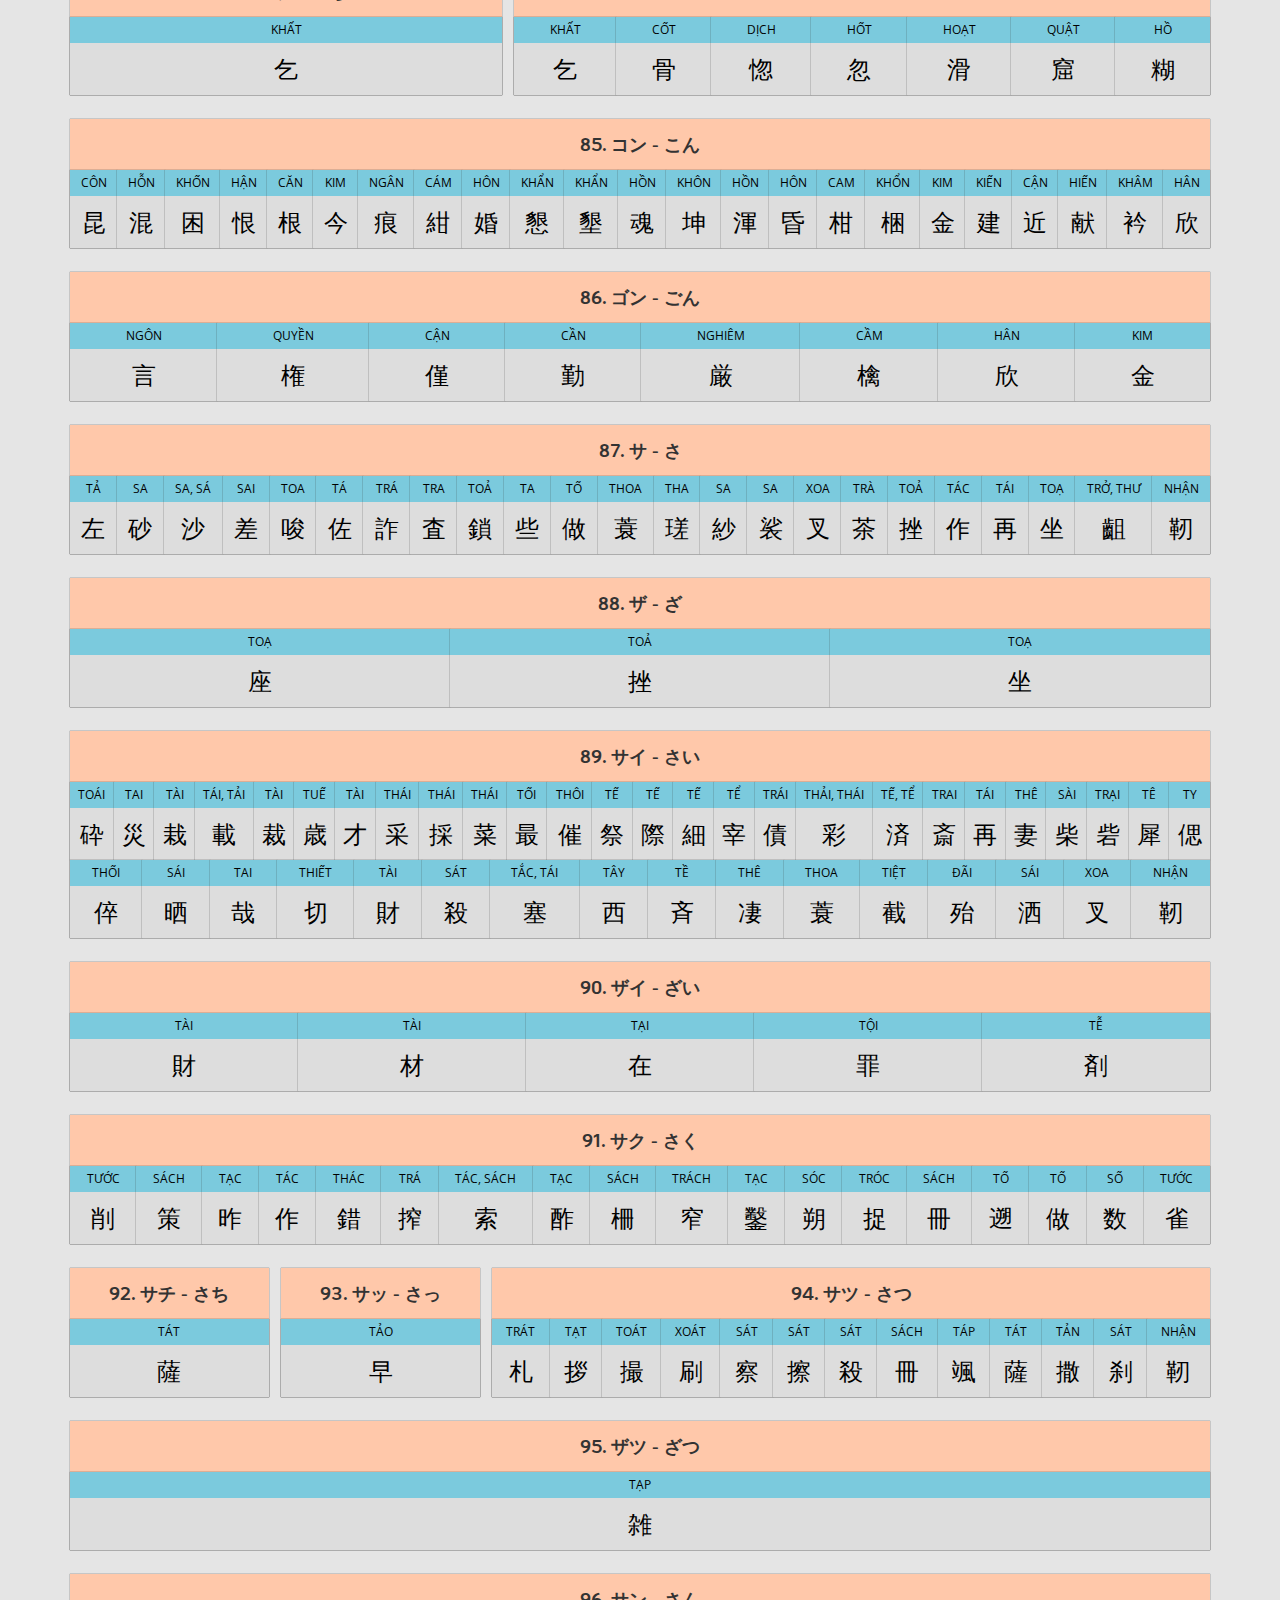
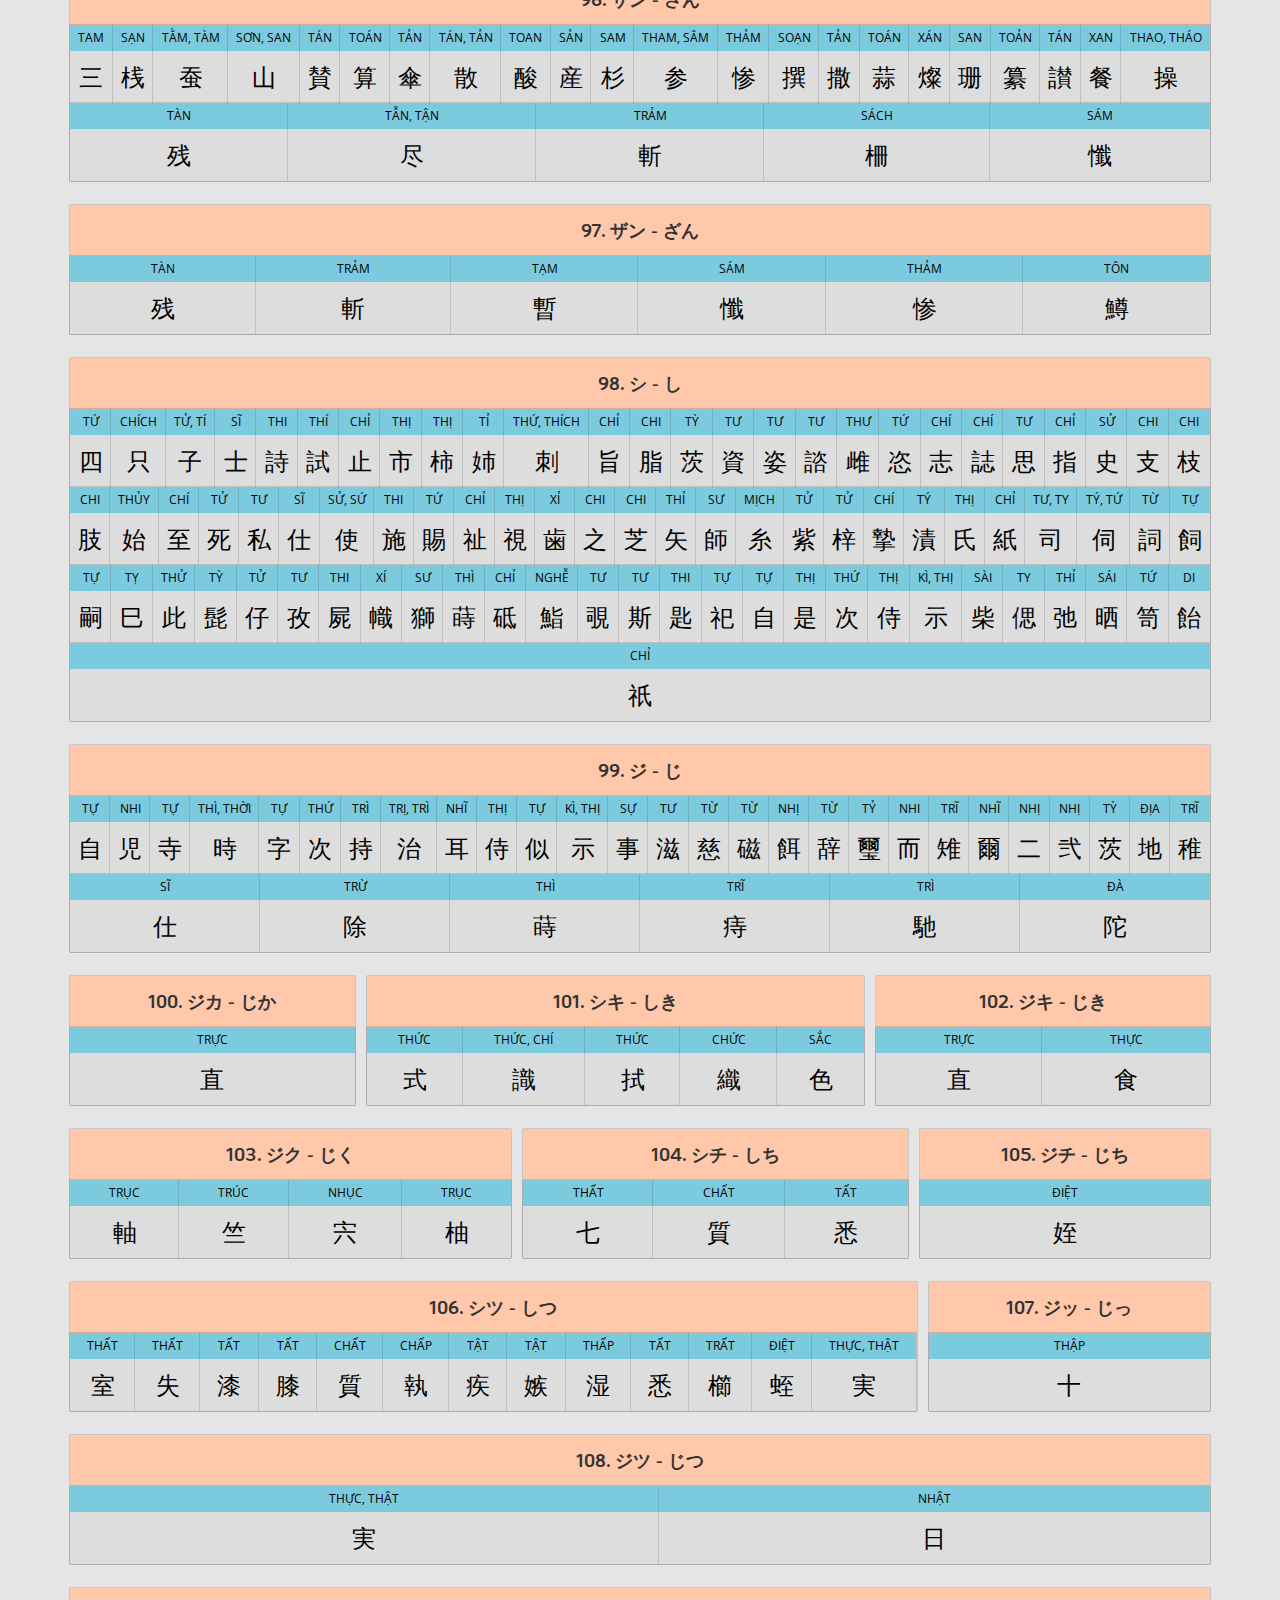
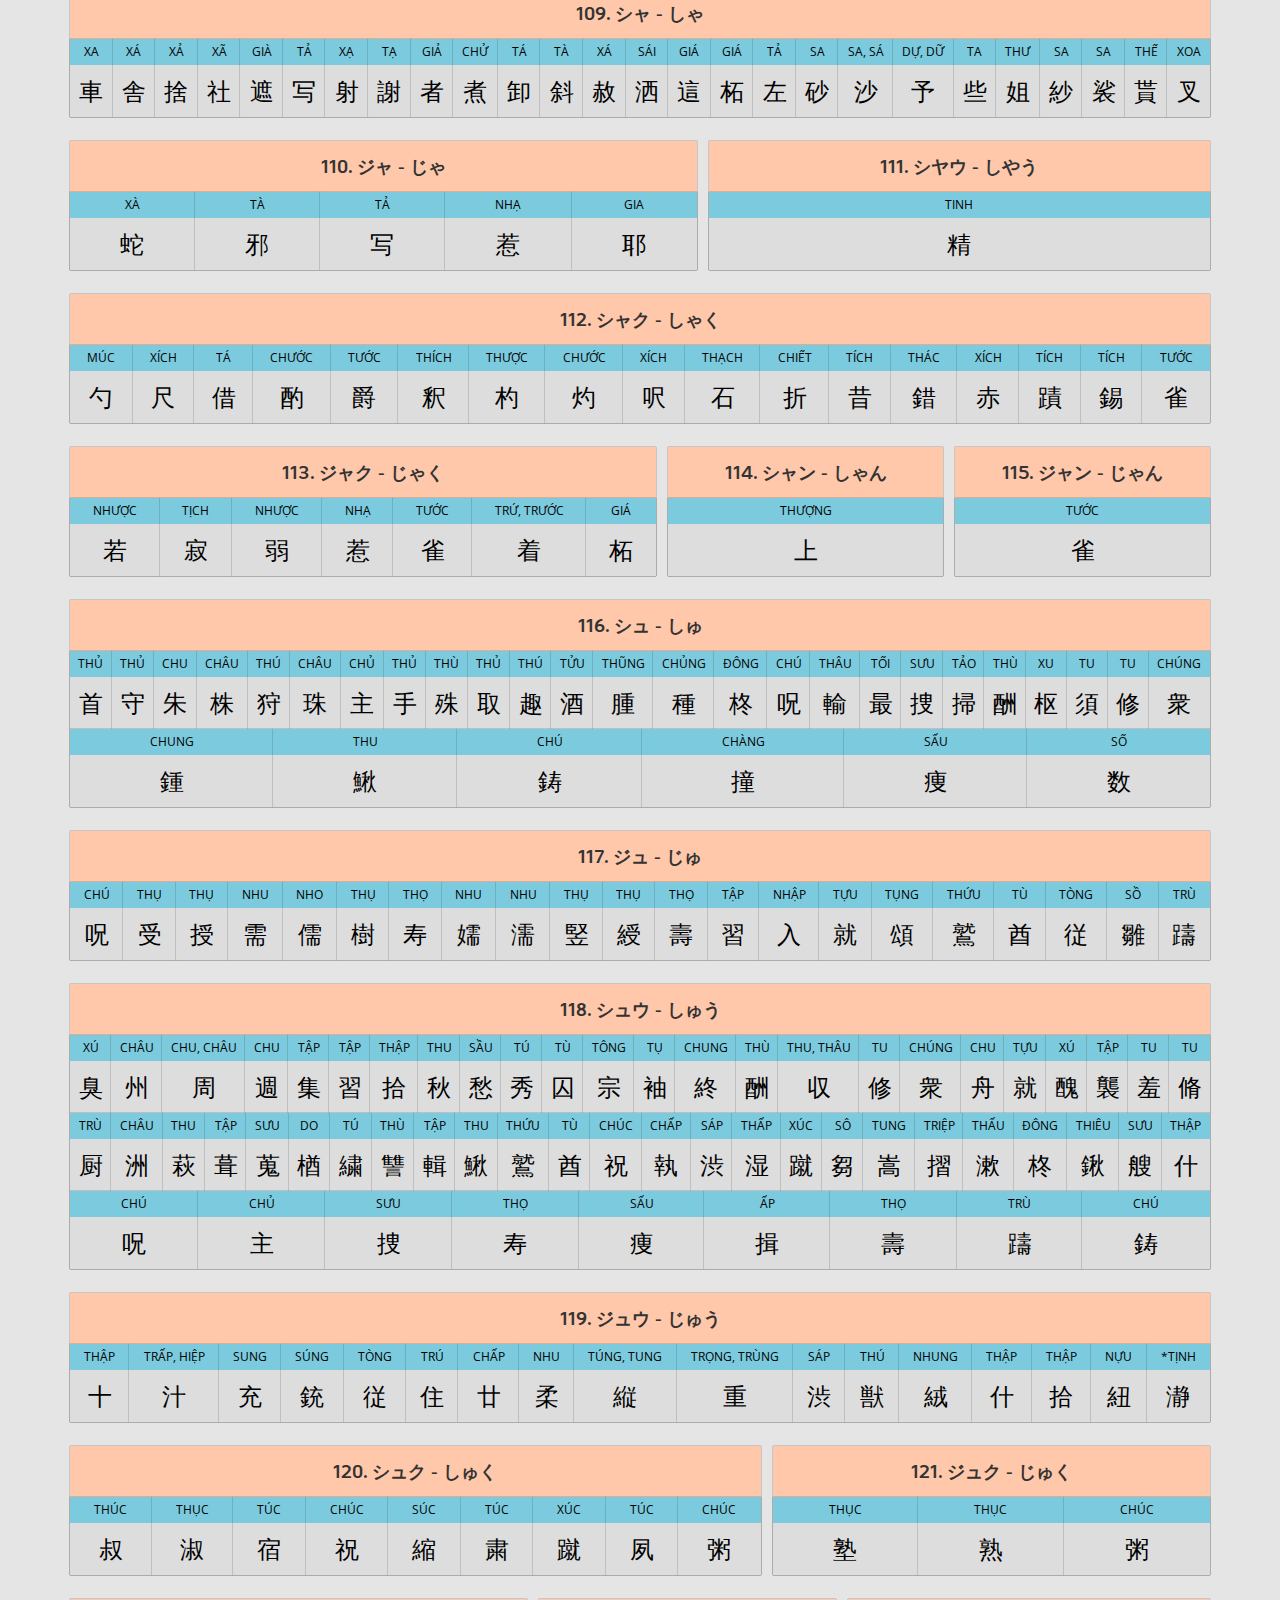
<file: index-viet.html>
<!DOCTYPE html>
<html lang="en">
<head>
  <meta charset="UTF-8">
  <meta name="viewport" content="width=device-width, initial-scale=1.0">
  <meta name="description" content="This website is created by Dat Nguyen, a web designer residing in Portand, Oregon.">
  <meta name="keywords" content="web design, web designer, HTML, CSS">
  <meta name="author" content="Dat Nguyen">
  <meta name="copyright" content="Dat Nguyen">
  <title>Kanji By Onyomi | Vietnamese</title>
  <link href="https://fonts.googleapis.com/css?family=KoHo|Open+Sans" rel="stylesheet">
  <script src="script/jquery-3.3.1.min.js"></script>  
  <link rel="stylesheet" href="style/reset.css">
  <link rel="stylesheet" href="style/generic.css">
  <link rel="stylesheet" href="style/main.css">  
  <script src="script/data.js"></script>
</head>
<body id="top">
  <header>
    <nav>
      <ul>
        <li><a href="index.html">English</a></li>
        <li><a href="index-viet.html" class="active">Vietnamese</a></li>
      </ul>
    </nav>
  </header>
  <main>
    <h1>KANJI XẾP THEO ONYOMI</h1>
    <section>
      <p>Hán Việt có dấu * &mdash; không có/không rõ từ Hán Việt; từ Hán Việt ở đây là từ tự phịa ra</p>
    </section>
    <section>
      <p>Hán Việt</p>
      <div class="checkboxThree">
        <input type="checkbox" value="1" id="checkboxThreeInput" name="" checked/>
        <label for="checkboxThreeInput"></label>
      </div>
      
    </section>
  </main>
  
  <section id="all-card">
    <!--
    <section class="reading-1">
      <h2>ア - あ</h2>
      <div class="card">
        <div class="meaning">A</div>
        <div class="kanji">阿</div>
      </div>
      <div class="card">
        <div class="meaning">Á</div>
        <div class="kanji">亜</div>
      </div>="kanji">窪</div>
      </div>
    </section>
  -->  
  </section> 

  <footer>
    <section>
      <ul>
        <li><a href="https://github.com/ngdatkh/Kanji-Onyomi-Readings" target="_blank">Source Code On Github</a></li>
      </ul>
    </section>
    <section id="copy-right">
      <smaller>
          &copy; 2018 Dat Nguyen
      </smaller>
    </section>
  </footer>
  
  <section id="go-up">
    <p><a href="#top"></a></p>
  </section>
 
  <script src="script/control-viet.js"></script>
</body>
</html>
</file>
<file: style/generic.css>
/*
File Name: generic.css
Date: 03/29/16
Programmer: Dat Nguyen
*/

/* GENERIC STYLESHEET */

/*

BOX-SIZING CHANGE (box-sizing property)

The following CSS changes the default box-sizing of box elements from
content-box to border-box.

border-box automatically includes border *and* padding sizes into your
box property widths. No more subtracting padding and border sizes from
your box widths! Now you can use responsive grids without fear of 
making your columns too wide and causing that annoying left-right
scroll bar at the bottom of the page.

Remember: this does not take margins into account since margins are 
not technically part of the box. For those, you will still have to 
do some subtraction. 

*/

*, *:before, *:after {
	box-sizing: border-box;
}

/*

TEXT RENDERING (text-rendering property)

Some fonts are built to handle certain combinations of lettering through
the use of something called ligatures. For instance, the letters "fi" in
a serif font can look odd if the top curve of the f runs into the dot of
the i next to it. A ligature styles them both beautifully. Your browser
generally does this for you but not on font sizes smaller than 20pt. This
text-rendering code changes that. This one is entirely optional and you
can remove this first line if you're not comfortable with it.


FONT SMOOTHING (font-smoothing property)

At this point in time, the font smoothing your browser does by default
is imperfect and makes the font too thick. Using font-smoothing in CSS is
subtle on a standard display but impressive in a high-definition display.
There are two additional declarations to cover usage in Webkit and 
Mozilla engine browsers.

*/

html {
	text-rendering: optimizeLegibility;
	-webkit-font-smoothing: antialiased;
	-moz-osx-font-smoothing: grayscale;
}

/*

USE IMAGES, EMBEDS AND OBJECTS FREELY WITHOUT WORRYING ABOUT SIZES AND
BREAKING YOUR LAYOUTS (max-width property)

The following ensures that images and embedded content you add can't be 
wider than the box element they are currently in. This is important for 
responsive design, as this allows you to use images without having to 
specify width and height attributes in the HTML.

*/

img, embed, object {
	max-width: 100%;
    vertical-align: top;
}

/*

DEFAULT BEHAVIOR OF SELECTED HYPERLINKS (outline property)

No more ugly dotted outlines on your active links! This is not very 
noticeable until it's pointed out, but it makes for a cleaner user
experience.

*/

a {
	outline: none;
}

/*
IDENTIFYING HYPERLINK URLs FOR NON-INTERACTIVE DEVICE MEDIA (FOR PRINT,
content property)

Printed versions of the web page will now add the URL right after the
hyperlink, since you can't follow hyperlinks on printed pages. At least,
not yet! The content property allows this.

*/

@media print {
	a:after {
		content: " [' attr(href) '] ";
	}
}
</file>
<file: style/main.css>
/* Generated by less 2.5.1 */
/*Please delete this file when uploading the web to server*/
/*Please delete this file when uploading the web to server*/
html {
  font-size: 100%;
}
body {
  line-height: 1.5;
  font-family: 'Open Sans', sans-serif;
  background: #e5e5e5;
  width: 90%;
  margin: 0 auto 0 auto;
  display: flex;
  flex-wrap: wrap;
  font-size: 12px;
  border-top: 1em solid #222;
}
h1,
h2,
h3,
h4 {
  font-family: 'KoHo', sans-serif;
}
header {
  width: 100%;
  background: #333;
}
header nav ul {
  display: flex;
  justify-content: flex-end;
  align-items: flex-end;
}
header nav li {
  padding: .25em;
}
header nav li a {
  color: #eee;
  text-decoration: none;
  display: block;
  padding: .75em;
  border-bottom: .25em solid transparent;
}
header nav li a.active {
  border-bottom: .25em solid #26ca28;
}
main {
  width: 100%;
}
main section {
  display: flex;
  justify-content: flex-end;
  align-items: flex-end;
  flex-direction: column;
  margin: 0 .5em 1em .5em;
}
main section div {
  display: flex;
  justify-content: flex-end;
  align-items: center;
  cursor: pointer;
}
main section input[type="checkbox"] {
  display: none;
}
main section .checkboxThree {
  width: 10em;
  height: 3em;
  background: #333;
  position: relative;
}
main section .checkboxThree:before {
  content: 'On';
  position: absolute;
  top: 50%;
  bottom: 0;
  transform: translate(0, -70%);
  left: 1em;
  color: #26ca28;
  font-size: 16px;
}
main section .checkboxThree:after {
  content: 'Off';
  position: absolute;
  top: 50%;
  bottom: 0;
  transform: translate(0, -70%);
  right: 1em;
  left: 84px;
  color: #eee;
  font-size: 16px;
}
main section .checkboxThree label {
  display: block;
  width: 5em;
  height: 2em;
  transition: all .2s ease;
  cursor: pointer;
  position: absolute;
  top: 50%;
  bottom: 0;
  transform: translate(0, -50%);
  z-index: 1;
  left: .75em;
  background: #ddd;
}
main section .checkboxThree input[type=checkbox]:checked + label {
  left: 4.25em;
  background: #26ca28;
}
h1 {
  font-size: 3em;
  color: #e0753b;
  text-align: center;
  margin-top: 32px;
  margin-bottom: 16px;
}
section#all-card {
  display: flex;
  flex-wrap: wrap;
}
section[class*="reading"] {
  background: #DDD;
  margin: 0 .5em 2em .5em;
  flex-grow: 1;
  display: flex;
  flex-wrap: wrap;
  box-shadow: 0 0 1px 0 #333;
}
section[class*="reading"] h2 {
  width: 100%;
  background: #ffc8aa;
  color: #333;
  text-align: center;
  font-weight: bold;
  font-size: 1.5em;
  margin: 0;
  padding: 12px 16px;
}
section[class*="reading"] .card {
  display: inline-block;
  flex-grow: 1;
  background: #DDD;
  text-align: center;
  box-shadow: 0 0 1px 0 #333;
}
section[class*="reading"] .card .meaning {
  background: #7bcadd;
  padding: 4px 8px;
}
section[class*="reading"] .card .meaning.hide {
  display: none;
}
section[class*="reading"] .card .kanji {
  font-size: 2em;
  padding: 8px;
}
footer {
  background: #222;
  color: #eee;
  width: 100%;
  margin-top: 3em;
  padding: 1em 1em 5em 1em;
  display: flex;
  justify-content: space-between;
  align-items: center;
}
footer ul li {
  display: inline-block;
  margin-right: 1em;
}
footer ul a {
  display: block;
  color: #eee;
  text-decoration: none;
  padding-bottom: .25em;
  border-bottom: .25em solid #26ca28;
  transition: border 0.1s ease-in;
}
footer ul a:hover {
  border-color: #0feaea;
}
#go-up {
  display: block;
  position: fixed;
  bottom: 2em;
  right: 2em;
  z-index: 888;
}
#go-up a {
  display: block;
  opacity: .2;
  width: 3em;
  height: 3em;
  background: #e5e5e5;
  box-shadow: 0 0 3px #222222;
  position: fixed;
  bottom: 2em;
  right: 2em;
  z-index: 111;
  border-radius: 50%;
  transition: opacity 0.05s ease-in;
  cursor: pointer;
}
#go-up a:hover {
  opacity: 1;
}
#go-up a:after {
  position: absolute;
  content: "";
  position: 999;
  width: 0;
  height: 0;
  border-top: 0.75em solid transparent;
  border-left: 0.75em solid transparent;
  border-bottom: 1.125em solid #eb3131;
  border-right: 0.75em solid transparent;
  top: 50%;
  left: 50%;
  transform: translate(-50%, -75%);
}
@page {
  size: 8.5in 11in;
  margin: 1cm;
}
section[class*="reading"] {
  page-break-before: avoid;
  page-break-after: avoid;
  page-break-inside: avoid;
}
h2 {
  page-break-before: avoid;
  page-break-after: avoid;
  page-break-inside: avoid;
}
</file>
